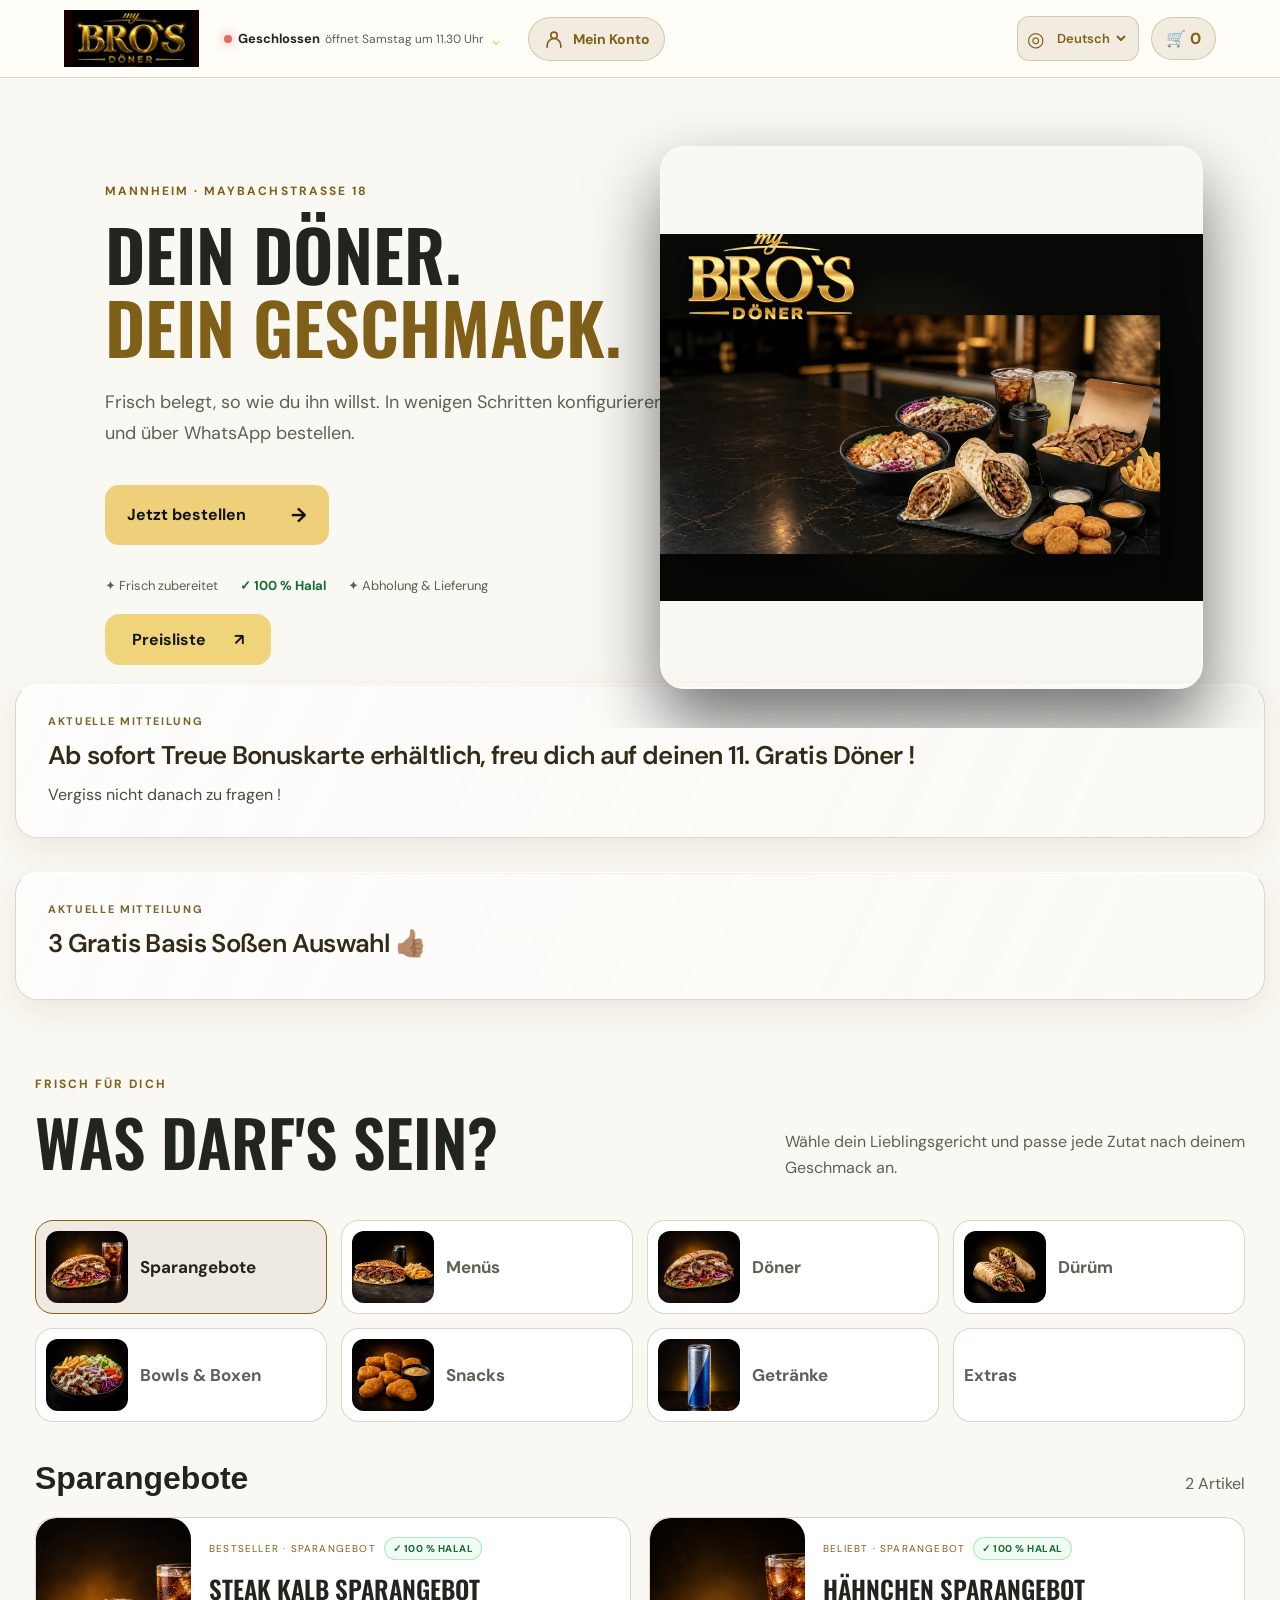
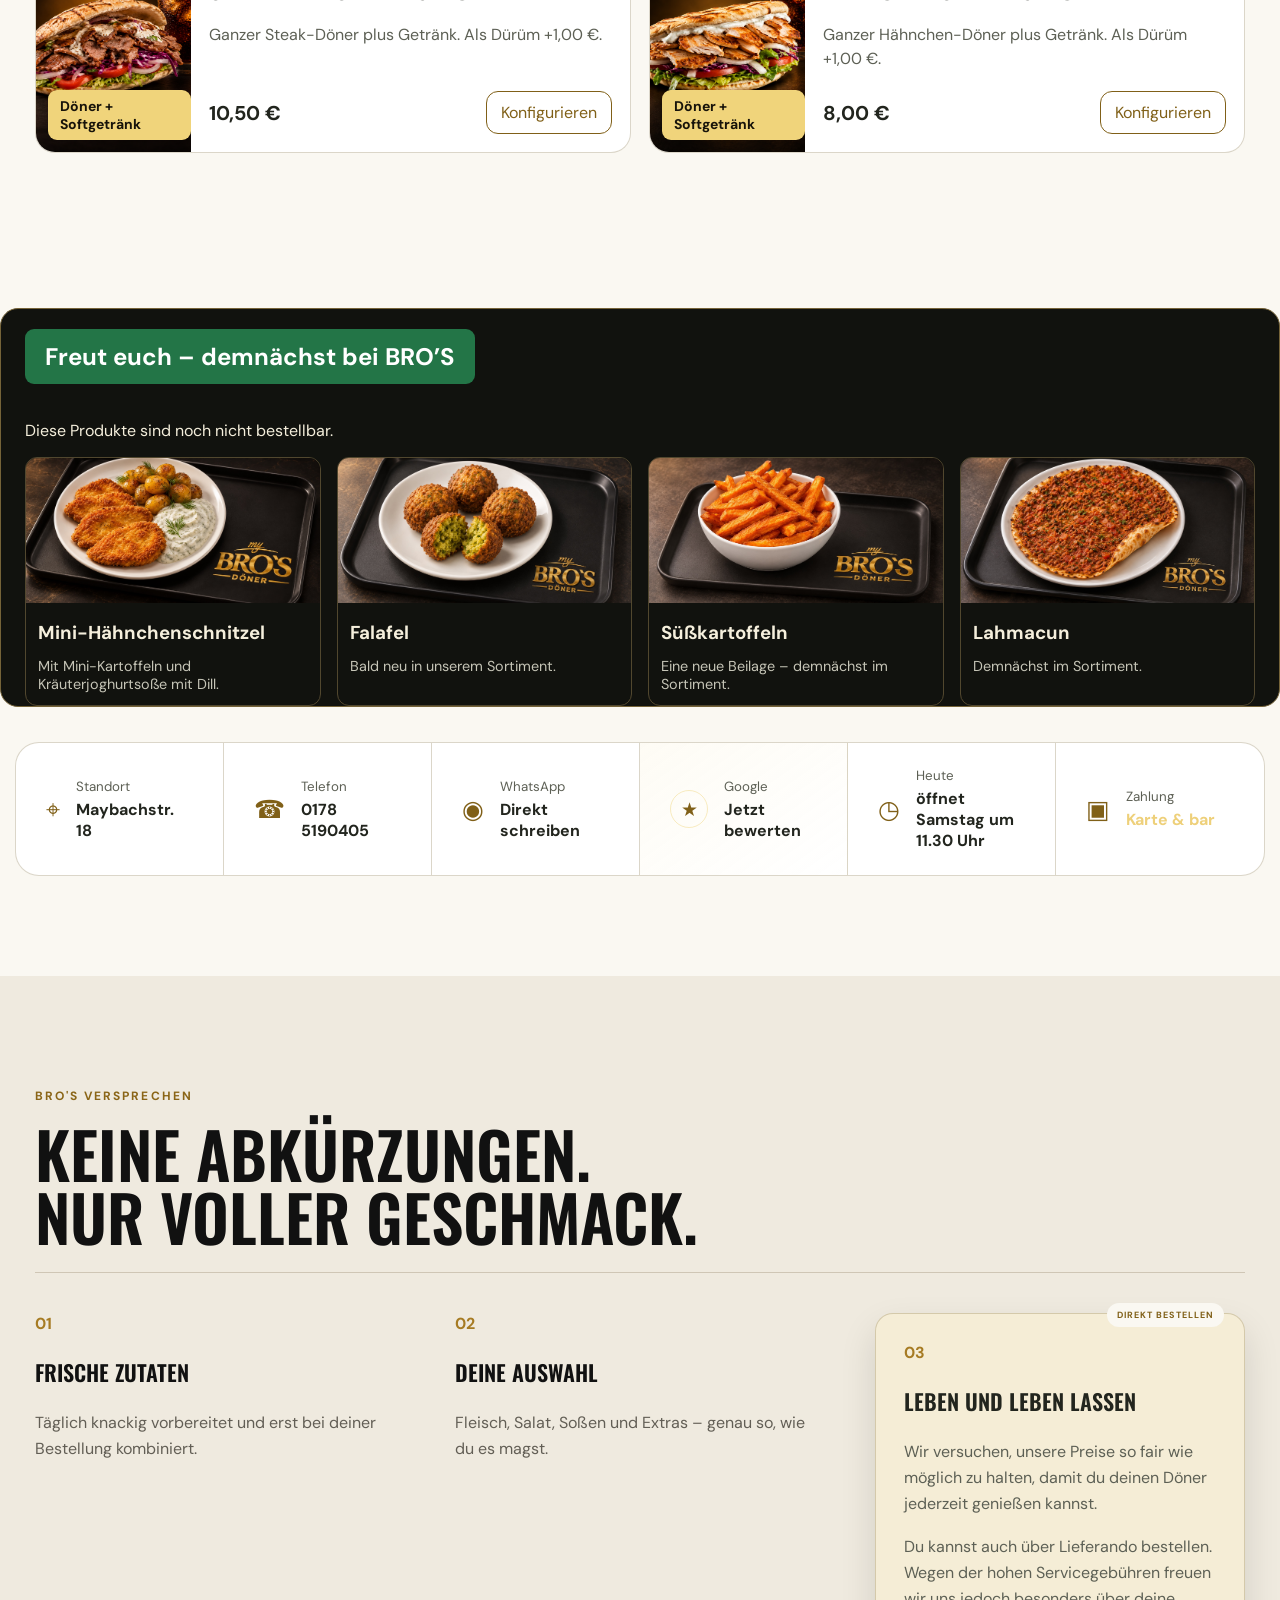
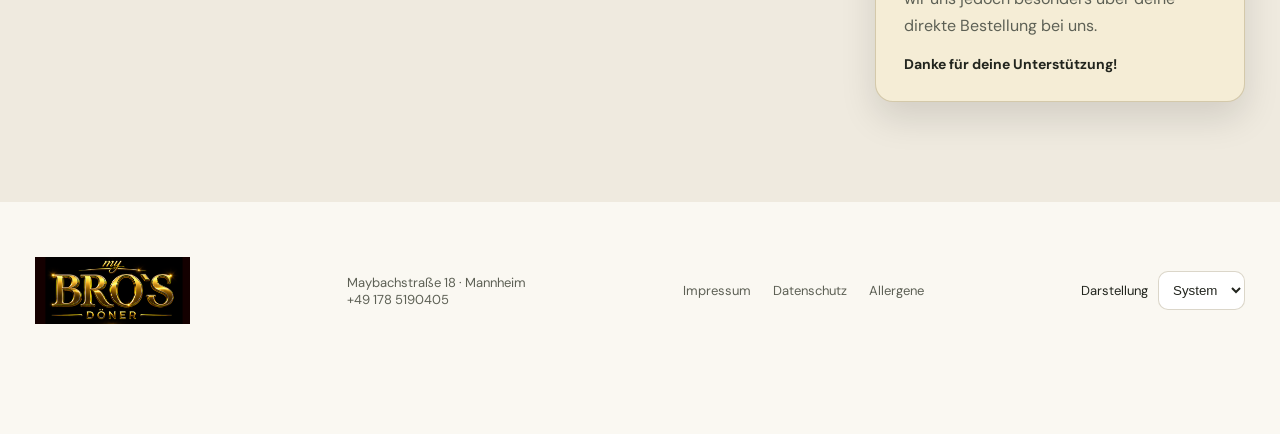
<file: index.html>
<!doctype html>
<html lang="de">
<head>
  <meta charset="utf-8">
  <meta name="viewport" content="width=device-width,initial-scale=1,viewport-fit=cover">
  <meta name="theme-color" content="#080807">
  <title>Bro's Döner – Online bestellen</title>
  <meta name="description" content="Bro's Döner in Mannheim – frisch konfigurieren und bequem per WhatsApp bestellen.">
  
  
  
  <link rel="stylesheet" href="styles.css?v=87c63b9d51af">
  <link rel="stylesheet" href="pricelist.css?v=50c5968fac61">
<link rel="stylesheet" href="i18n.css?v=d91f9b78b7e5"><script src="appearance-shared.js?v=1"></script><link rel="stylesheet" href="website-appearance.css?v=248b47d5e5b7"><link rel="stylesheet" href="fonts-local.css?v=20261111"></head>
<body>
  <header class="topbar">
    <a class="brand" href="#top" aria-label="Bro's Döner Startseite"><img src="assets/logo.png" alt="Bro's Döner"></a>
    <button class="status hours-trigger" id="hoursTrigger" type="button" aria-expanded="false" aria-controls="hoursRoll">
      <span class="status-dot"></span><span class="status-copy"><strong id="openState">Geöffnet</strong><small id="openDetail">bis 21:00</small></span><i>⌄</i>
    </button>
    <a id="brosCustomerLink" class="bros-account-link" href="https://kunden.mybros-doner.de/" aria-label="Mein Konto – anmelden oder Kundenbereich öffnen" title="Mein Konto"><svg width="22" height="22" viewBox="0 0 24 24" fill="none" stroke="currentColor" stroke-width="1.8" stroke-linecap="round" stroke-linejoin="round" aria-hidden="true" focusable="false"><circle cx="12" cy="8" r="3.5"/><path d="M4.5 21v-2a7.5 7.5 0 0 1 15 0v2"/></svg><span>Mein Konto</span></a>
    <button class="icon-button" id="cartTop" aria-label="Warenkorb öffnen">🛒 <b id="cartCount">0</b></button>
  </header>
  <aside class="hours-roll" id="hoursRoll" aria-hidden="true">
    <div class="hours-paper">
      <p class="eyebrow">Bro's Döner Mannheim</p>
      <h2>Öffnungszeiten</h2>
      <div class="hours-row"><span>Montag – Samstag</span><strong>11:30 – 21:00 Uhr</strong></div>
      <div class="hours-row"><span>Sonn- & Feiertage</span><strong>Geschlossen</strong></div>
      <p class="hours-address">Maybachstraße 18, 68169 Mannheim<br><a href="tel:+491785190405">Tel. & WhatsApp: 0178 5190405</a></p>
    </div>
  </aside>

  <main id="top">
    <section class="hero">
      <div class="hero-copy">
        <p class="eyebrow">Mannheim · Maybachstraße 18</p>
        <h1>Dein Döner.<br><em>Dein Geschmack.</em></h1>
        <p class="lead">Frisch belegt, so wie du ihn willst. In wenigen Schritten konfigurieren und über WhatsApp bestellen.</p>
        <a class="primary" href="#speisekarte">Jetzt bestellen <span>→</span></a>
        <div class="trust"><span>✦ Frisch zubereitet</span><span>✓ 100 % Halal</span><span>✦ Abholung & Lieferung</span></div>
      </div>
      <div class="hero-food hero-range"><img class="hero-main" src="assets/hero-original-20261124.jpg" alt="my Bro’s Döner – Dürüm, Bowls, Box, Nuggets, Pommes und Getränke"></div>
    </section>

    <section class="info-strip" aria-label="Schnellinformationen">
      <a href="https://maps.google.com/?q=Maybachstr.+18,+Mannheim" target="_blank" rel="noopener"><span>⌖</span><div><small>Standort</small><strong>Maybachstr. 18</strong></div></a>
      <a href="tel:+491785190405"><span>☎</span><div><small>Telefon</small><strong>0178 5190405</strong></div></a>
      <a href="https://wa.me/491785190405" target="_blank" rel="noopener"><span>◉</span><div><small>WhatsApp</small><strong>Direkt schreiben</strong></div></a>
      <a class="google-review" href="https://www.google.com/maps/search/?api=1&amp;query=My+Bro%27s+D%C3%B6ner%2C+Maybachstra%C3%9Fe+18%2C+68169+Mannheim" target="_blank" rel="noopener" aria-label="Bro's Döner bei Google bewerten"><span aria-hidden="true">★</span><div><small>Google</small><strong>Jetzt bewerten</strong></div></a>
      <button class="info-hours" id="quickHours" type="button"><span>◷</span><div><small>Heute</small><strong>Öffnungszeiten ansehen</strong></div></button>
      <div class="payment-info"><span>▣</span><div><small>Zahlung</small><strong>Karte & bar</strong></div></div>
    </section>

    <section class="menu" id="speisekarte">
      <div class="section-head">
        <div><p class="eyebrow">Frisch für dich</p><h2>Was darf's sein?</h2></div>
        <p>Wähle dein Lieblingsgericht und passe jede Zutat nach deinem Geschmack an.</p>
      </div>
      <nav class="categories" aria-label="Speisekarten-Kategorien"></nav><div id="categoryProducts" class="category-products-heading"><h3 id="categoryTitle">Sparangebote</h3><p id="categoryCount"></p></div>
      <div class="product-grid" id="productGrid"></div>
    </section>

    <section class="quality">
      <div><p class="eyebrow">Bro's Versprechen</p><h2>Keine Abkürzungen.<br>Nur voller Geschmack.</h2></div>
      <div class="quality-grid"><article><b>01</b><h3>Frische Zutaten</h3><p>Täglich knackig vorbereitet und erst bei deiner Bestellung kombiniert.</p></article><article><b>02</b><h3>Deine Auswahl</h3><p>Fleisch, Salat, Soßen und Extras – genau so, wie du es magst.</p></article><article class="direct-order"><b>03</b><h3>Leben und leben lassen</h3><p>Wir versuchen, unsere Preise so fair wie möglich zu halten, damit du deinen Döner jederzeit genießen kannst.</p><p>Du kannst auch über Lieferando bestellen. Wegen der hohen Servicegebühren freuen wir uns jedoch besonders über deine direkte Bestellung bei uns.</p><strong>Danke für deine Unterstützung!</strong></article></div>
    </section>
  </main>

  <footer><img src="assets/logo.png" alt=""><p>Maybachstraße 18 · Mannheim<br><a href="tel:+491785190405">+49 178 5190405</a></p><div><a href="rechtliches.html">Impressum</a><a href="rechtliches.html">Datenschutz</a><a href="allergene.html">Allergene</a></div></footer>

  <button class="floating-cart" id="floatingCart" hidden><span><b id="floatingCount">0</b> Artikel</span><strong id="floatingTotal">0,00 €</strong><i>Warenkorb →</i></button>

  <div class="overlay" id="configOverlay" hidden>
    <section class="sheet config-sheet" role="dialog" aria-modal="true" aria-labelledby="configTitle">
      <div class="sheet-controls"><button type="button" class="sheet-back" data-close="configOverlay">← Zur Speisekarte</button><button class="close" data-close="configOverlay" aria-label="Schließen">×</button></div>
      <div class="sheet-image"><img id="configImage" src="assets/products/kalb-steak.jpg" alt=""></div>
      <div class="sheet-body"><p class="eyebrow">Jetzt zusammenstellen</p><h2 id="configTitle"></h2><p id="configDesc" class="muted"></p><form id="configForm"></form><button class="primary full" id="addToCart" type="button">In den Warenkorb <span id="configPrice"></span></button></div>
    </section>
  </div>

  <div class="overlay" id="cartOverlay" hidden>
    <section class="sheet cart-sheet" role="dialog" aria-modal="true" aria-labelledby="cartTitle">
      <div class="sheet-controls"><button type="button" class="sheet-back" data-close="cartOverlay">← Weiter einkaufen</button><button class="close" data-close="cartOverlay" aria-label="Schließen">×</button></div>
      <div class="sheet-body"><p class="eyebrow">Fast geschafft</p><h2 id="cartTitle">Deine Bestellung</h2><div id="cartItems"></div><div id="serviceFeeRow" hidden><p>Warenwert: <strong id="goodsSubtotal">0,00 €</strong><br>Servicegebühr Lieferung: <strong id="serviceFeeValue">2,00 €</strong></p></div><div class="cart-total"><span>Gesamt</span><strong id="cartTotal">0,00 €</strong></div>
        <div class="fulfilment"><button class="active" data-mode="Abholung">Abholung</button><button data-mode="Lieferung">Lieferung +2,00 €</button></div>
        <p class="order-note">Bei Lieferung berechnen wir 2,00 € Servicegebühr pro Bestellung. Mindestbestellwert: 22,00 € Warenwert ohne Servicegebühr. Bei Abholung entfällt die Gebühr.</p>
        <div class="payment-choice"><p>Zahlungsart</p><div><button class="active" data-payment="Barzahlung">Bar bezahlen</button><button data-payment="Kartenzahlung">Mit Karte bezahlen</button></div><small id="paymentHint">Kartenzahlung ist bei Abholung möglich.</small></div>
        <div class="customer-fields"><label>Name<input autocomplete="name" maxlength="100" id="customerName" placeholder="Dein Name"></label><label>Gewünschte Uhrzeit<input id="customerTime" type="time"></label><label>Telefonnummer<input id="customerPhone" type="tel" autocomplete="tel" maxlength="30" placeholder="Für Rückfragen zur Lieferung"></label><div id="addressLabel" hidden><label>Straße und Hausnummer<input id="customerAddress" autocomplete="street-address" maxlength="150"></label><label>PLZ<input id="customerPostcode" inputmode="numeric" pattern="[0-9]{5}" maxlength="5" autocomplete="postal-code"></label><label>Ort<input id="customerCity" autocomplete="address-level2" maxlength="100"></label></div><label>Anmerkung<textarea id="customerNote" placeholder="Optionaler Hinweis"></textarea></label></div>
        <div class="delivery-note" id="deliveryNote" hidden><span>⌖</span><p><strong>Hinweis zum Liefergebiet</strong>Bei weiter entfernten Lieferadressen kann Bro's Döner eine Bestellung ablehnen. Durch die vielen Baustellen in Mannheim und Ludwigshafen sind manche Fahrten leider nicht effizient möglich. Wir bitten um dein Verständnis.</p></div>
        <div class="fair-order-note">
          <span>♡</span>
          <div><strong>Bitte fair bestellen</strong><p>Bitte gib deine Bestellung nur auf, wenn du sie wirklich abholen oder annehmen möchtest. Unsere Gerichte werden frisch für dich zubereitet und können anschließend oft nicht an andere Gäste verkauft werden – im schlimmsten Fall müssen sie entsorgt werden. Bewusste Spaß- oder Fake-Bestellungen können rechtliche Konsequenzen haben. Bestelle deshalb bitte verantwortungsvoll und mit gutem Gewissen. Vielen Dank für dein Verständnis!</p></div>
        </div>
        <div class="timing-note"><span>⌛</span><p><strong>Hinweis zur gewünschten Uhrzeit</strong>Je nach Betriebsaufkommen kann es zu Verzögerungen kommen. Falls wir deinen angegebenen Zeitraum nicht einhalten können, erhältst du von uns schnellstmöglich eine Rückmeldung.</p></div>
        <p class="order-note">Die Bestellung wird vorbereitet in WhatsApp geöffnet. Sie ist erst nach Bestätigung durch Bro's Döner verbindlich.</p>
        <p class="order-note wa-language-hint">Die Bestellübersicht wird auf Deutsch an WhatsApp übergeben. Eigene Anmerkungen bleiben unverändert.</p><button class="whatsapp" id="sendWhatsapp">Über WhatsApp bestellen <span>↗</span></button>
      </div>
    </section>
  </div>
  <div class="overlay" id="minimumOverlay" hidden>
    <section class="notice-sheet" role="alertdialog" aria-modal="true" aria-labelledby="minimumTitle">
      <button class="close" data-close="minimumOverlay" aria-label="Schließen">×</button><span class="notice-icon">🛵</span><p class="eyebrow">Lieferung</p><h2 id="minimumTitle">Mindestbestellwert nicht erreicht</h2><p>Für Lieferungen gilt ein Mindestbestellwert von <strong>22,00 €</strong>. Bitte ergänze noch Artikel im Wert von <strong id="minimumMissing">0,00 €</strong> oder wähle Abholung.</p><button class="primary full" type="button" data-close="minimumOverlay">Bestellung ergänzen <span>→</span></button>
    </section>
  </div>
  <script src="presentation-style.js?v=f93680a907e5"></script><script src="products.js?v=90fdbf76f8c47862"></script><script src="catalog-sync-config.js?v=2981b4450298"></script><script src="catalog-sync.js?v=ff3162a07ade"></script>
  <script src="hours-config.js?v=37f34323b5f0"></script><script src="combo.js?v=26686386e585"></script><script src="app.js?v=notifications-20261128"></script>
<link rel="stylesheet" href="combo-notice.css?v=9486a4e3e596"><script src="notice-config.js?v=dce6c70ce6b2"></script><script src="notice.js?v=c495015f1f0a"></script><script src="pricelist.js?v=0aa1c9eae65d"></script><script src="i18n.js?v=91441a2a46d8"></script><script src="tv-notices-config.js?v=699da6834d53"></script><script src="assortment-news.js?v=soup-20261118"></script><link rel="stylesheet" href="assortment-news.css?v=66d63f4c5caa"><link rel="stylesheet" href="remember-selection.css?v=account-2"><script src="remember-mapping.js?v=1"></script><script src="remember-selection.js?v=family-2"></script><link rel="stylesheet" href="mobile-header.css?v=1"><script src="cart-reorder.js?v=navigation-2"></script><link rel="stylesheet" href="mobile-dialog.css?v=1"><script src="mobile-dialog.js?v=1"></script><link rel="stylesheet" href="cart-controls.css?v=1"><script src="cart-controls-model.js?v=1"></script><script src="cart-controls.js?v=reward-price-20261127"></script><link rel="stylesheet" href="presentation-style.css?v=8784a817c912"><link rel="stylesheet" href="event-banner.css?v=a58fb924dc41"><script src="event-banner.js?v=353d8c92f1c3"></script><script src="config-start.js?v=aebbd61c52f6"></script><link rel="stylesheet" href="website-tiles.css?v=efa5722eb1f2"><script src="website-tiles.js?v=reward-price-20261127"></script><script src="online-coupon.js?v=quick-20261127"></script><script src="reward-price-model.js?v=1"></script><script src="order-reward.js?v=price-20261127"></script><script src="order-notice.js?v=1"></script></body>
</html>
</file>
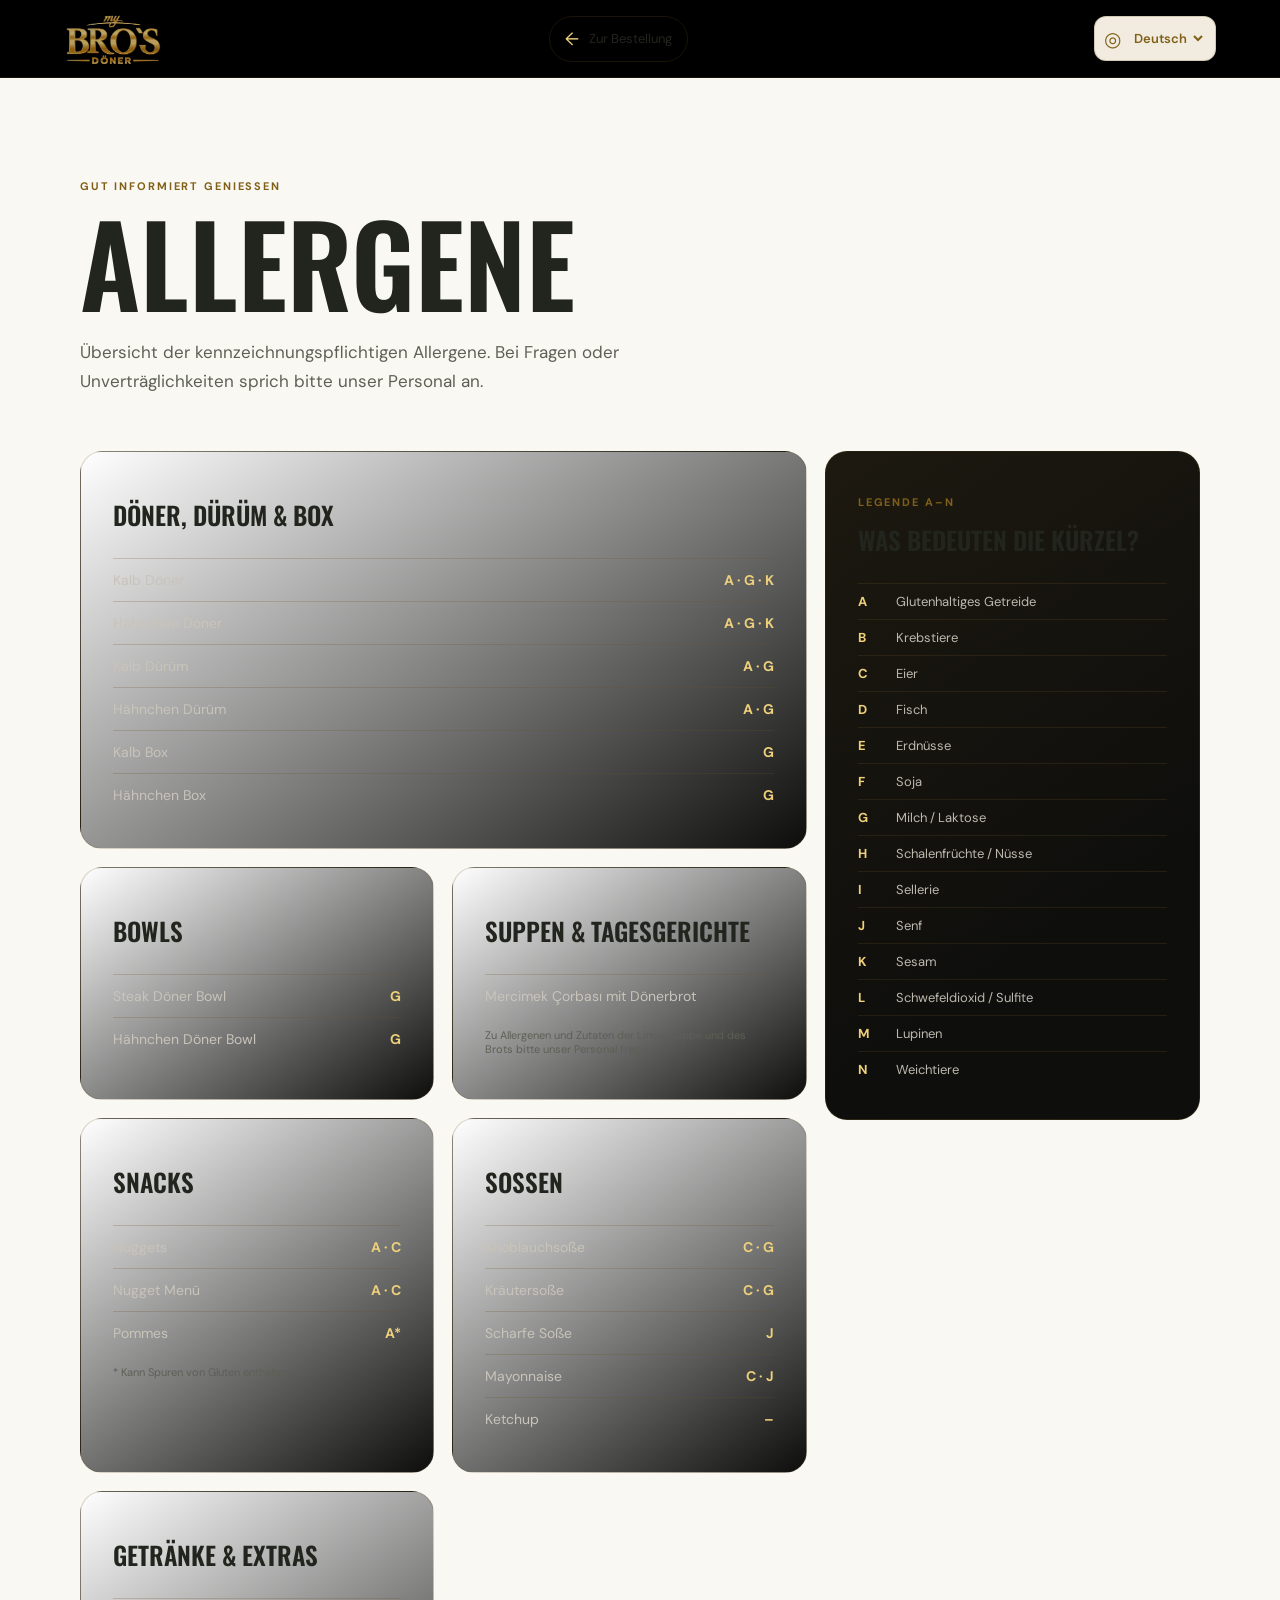
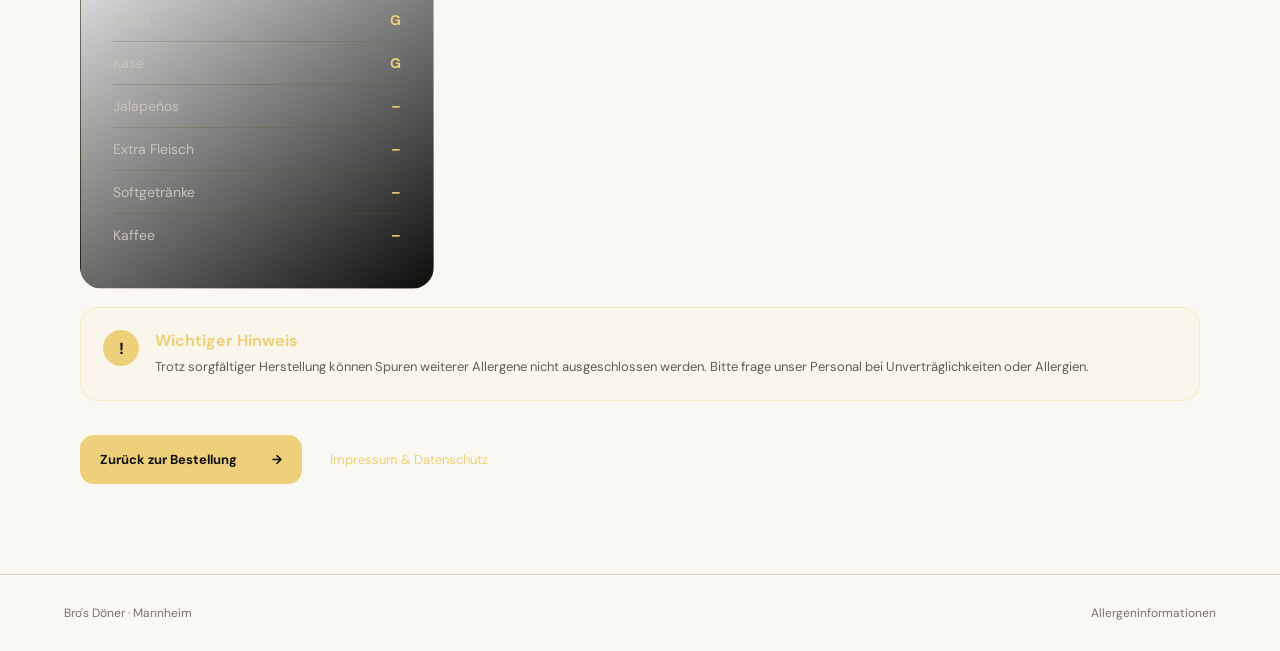
<file: allergene.html>
<!doctype html><html lang="de"><head><meta charset="utf-8"><meta name="viewport" content="width=device-width,initial-scale=1"><meta name="theme-color" content="#090908"><title>Allergene | Bro's Döner</title><link rel="stylesheet" href="legal.css?v=ff5174134e30"><link rel="stylesheet" href="i18n.css?v=d91f9b78b7e5"><script src="appearance-shared.js?v=1"></script><link rel="stylesheet" href="website-appearance.css?v=1"><link rel="stylesheet" href="fonts-local.css?v=20261111"></head><body>
<header class="legal-nav" style="background:#000"><a class="legal-brand" href="index.html"><img src="assets/logo-premium-clean.png" alt="Bro's Döner" style="width:auto;height:58px;filter:brightness(1.38) contrast(1.08)"></a><a class="back" href="index.html"><span>←</span> Zur Bestellung</a></header>
<main class="legal-shell"><section class="legal-hero"><p class="eyebrow">Gut informiert genießen</p><h1>Allergene</h1><p>Übersicht der kennzeichnungspflichtigen Allergene. Bei Fragen oder Unverträglichkeiten sprich bitte unser Personal an.</p></section>
<div class="allergen-layout"><div class="allergen-groups">
<section class="allergen-card"><h2>Döner, Dürüm & Box</h2><div class="item"><span>Kalb Döner</span><b>A · G · K</b></div><div class="item"><span>Hähnchen Döner</span><b>A · G · K</b></div><div class="item"><span>Kalb Dürüm</span><b>A · G</b></div><div class="item"><span>Hähnchen Dürüm</span><b>A · G</b></div><div class="item"><span>Kalb Box</span><b>G</b></div><div class="item"><span>Hähnchen Box</span><b>G</b></div></section>
<section class="allergen-card"><h2>Bowls</h2><div class="item"><span>Steak Döner Bowl</span><b>G</b></div><div class="item"><span>Hähnchen Döner Bowl</span><b>G</b></div></section>
<section class="allergen-card"><h2>Suppen &amp; Tagesgerichte</h2><div class="item"><span>Mercimek Çorbası mit Dönerbrot</span></div><p class="micro">Zu Allergenen und Zutaten der Linsensuppe und des Brots bitte unser Personal fragen.</p></section>
<section class="allergen-card"><h2>Snacks</h2><div class="item"><span>Nuggets</span><b>A · C</b></div><div class="item"><span>Nugget Menü</span><b>A · C</b></div><div class="item"><span>Pommes</span><b>A*</b></div><p class="micro">* Kann Spuren von Gluten enthalten.</p></section>
<section class="allergen-card"><h2>Soßen</h2><div class="item"><span>Knoblauchsoße</span><b>C · G</b></div><div class="item"><span>Kräutersoße</span><b>C · G</b></div><div class="item"><span>Scharfe Soße</span><b>J</b></div><div class="item"><span>Mayonnaise</span><b>C · J</b></div><div class="item"><span>Ketchup</span><b>–</b></div></section>
<section class="allergen-card"><h2>Getränke & Extras</h2><div class="item"><span>Ayran</span><b>G</b></div><div class="item"><span>Käse</span><b>G</b></div><div class="item"><span>Jalapeños</span><b>–</b></div><div class="item"><span>Extra Fleisch</span><b>–</b></div><div class="item"><span>Softgetränke</span><b>–</b></div><div class="item"><span>Kaffee</span><b>–</b></div></section></div>
<aside class="legend-card"><p class="eyebrow">Legende A–N</p><h2>Was bedeuten die Kürzel?</h2><div class="legend-list"><div><b>A</b><span>Glutenhaltiges Getreide</span></div><div><b>B</b><span>Krebstiere</span></div><div><b>C</b><span>Eier</span></div><div><b>D</b><span>Fisch</span></div><div><b>E</b><span>Erdnüsse</span></div><div><b>F</b><span>Soja</span></div><div><b>G</b><span>Milch / Laktose</span></div><div><b>H</b><span>Schalenfrüchte / Nüsse</span></div><div><b>I</b><span>Sellerie</span></div><div><b>J</b><span>Senf</span></div><div><b>K</b><span>Sesam</span></div><div><b>L</b><span>Schwefeldioxid / Sulfite</span></div><div><b>M</b><span>Lupinen</span></div><div><b>N</b><span>Weichtiere</span></div></div></aside></div>
<aside class="notice"><span>!</span><div><strong>Wichtiger Hinweis</strong><p>Trotz sorgfältiger Herstellung können Spuren weiterer Allergene nicht ausgeschlossen werden. Bitte frage unser Personal bei Unverträglichkeiten oder Allergien.</p></div></aside><div class="legal-actions"><a class="primary" href="index.html">Zurück zur Bestellung <span>→</span></a><a href="rechtliches.html">Impressum & Datenschutz</a></div></main><footer class="legal-footer"><span>Bro's Döner · Mannheim</span><span>Allergeninformationen</span></footer><script src="i18n.js?v=b6c09707526e"></script></body></html>
</file>
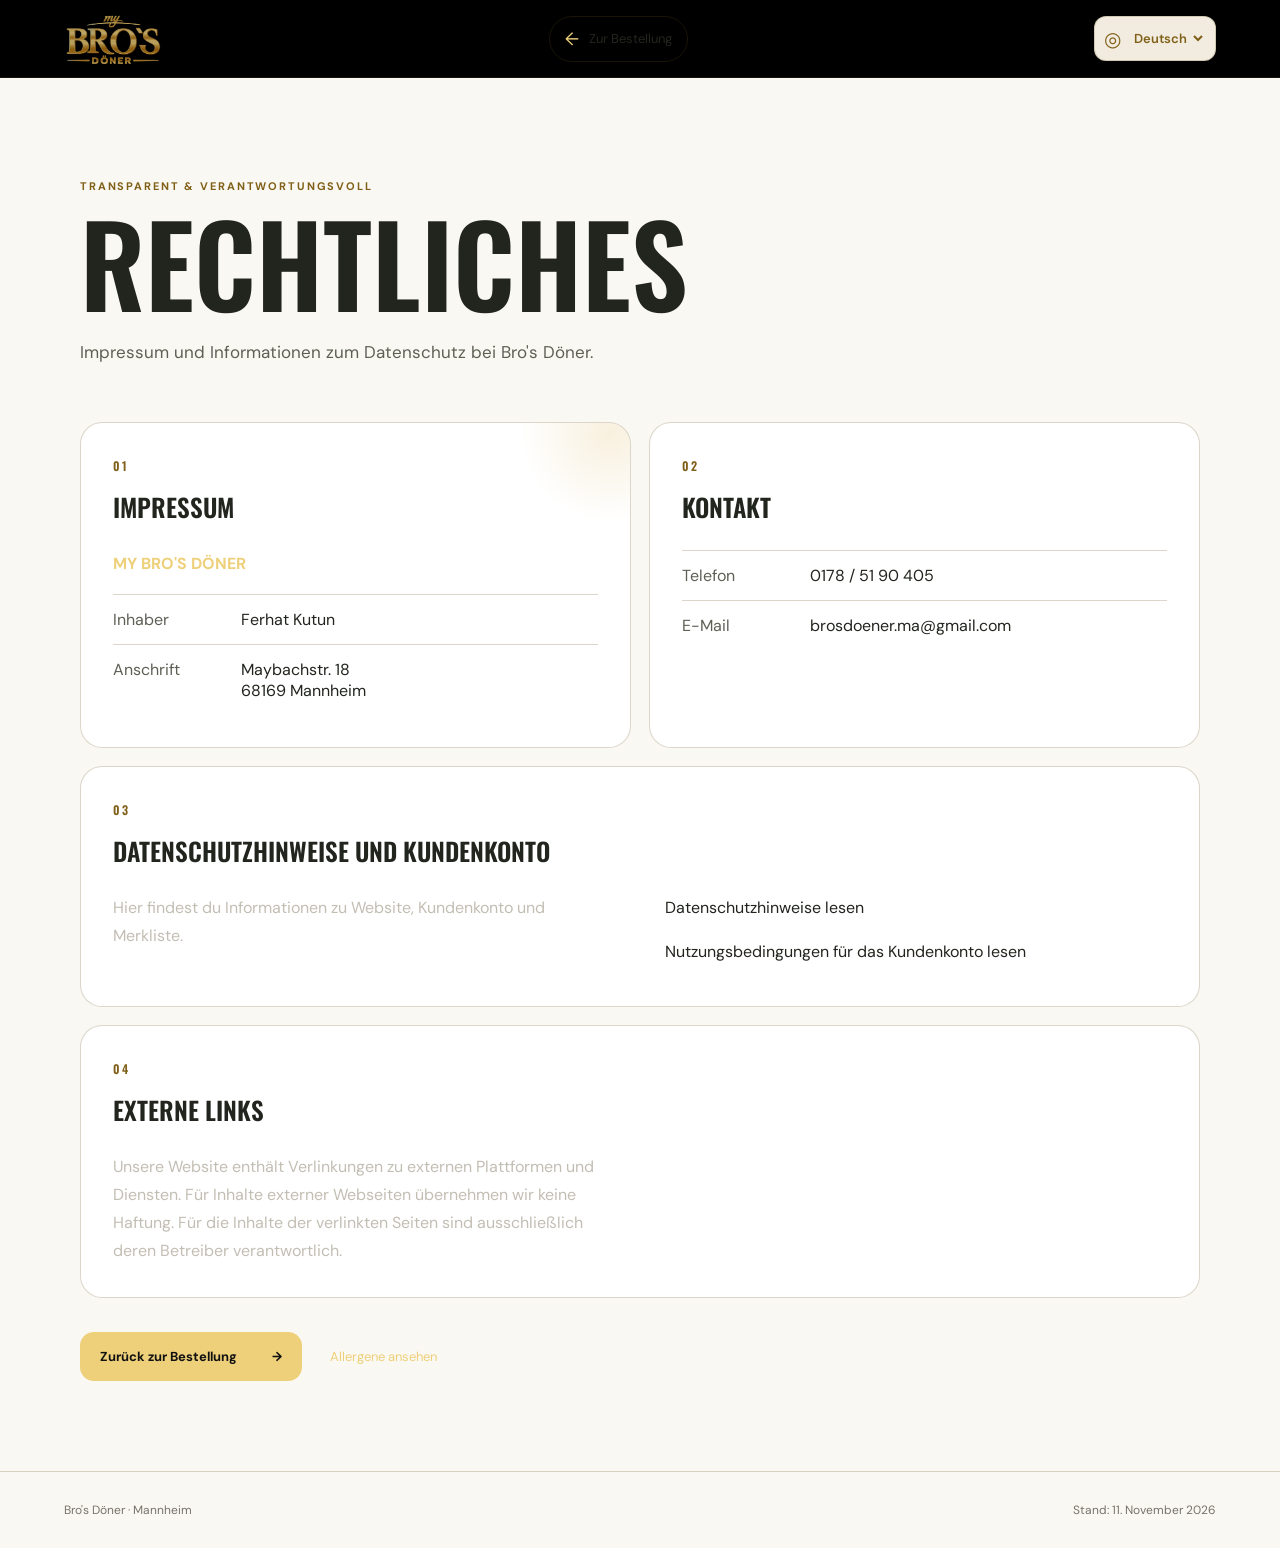
<file: rechtliches.html>
<!doctype html><html lang="de"><head><meta charset="utf-8"><meta name="viewport" content="width=device-width,initial-scale=1"><meta name="theme-color" content="#090908"><meta name="format-detection" content="telephone=no,email=no"><title>Impressum & Datenschutz | Bro's Döner</title><link rel="stylesheet" href="legal.css?v=ff5174134e30"><link rel="stylesheet" href="i18n.css?v=d91f9b78b7e5"><script src="appearance-shared.js?v=1"></script><link rel="stylesheet" href="website-appearance.css?v=1"><link rel="stylesheet" href="fonts-local.css?v=20261111"></head><body>
<header class="legal-nav" style="background:#000"><a class="legal-brand" href="index.html"><img src="assets/logo-premium-clean.png" alt="Bro's Döner" style="width:auto;height:58px;filter:brightness(1.38) contrast(1.08)"></a><a class="back" href="index.html"><span>←</span> Zur Bestellung</a></header>
<main class="legal-shell"><section class="legal-hero"><p class="eyebrow">Transparent & verantwortungsvoll</p><h1>Rechtliches</h1><p>Impressum und Informationen zum Datenschutz bei Bro's Döner.</p></section>
<div class="legal-grid"><article class="legal-card accent"><span class="number">01</span><h2>Impressum</h2><p><strong>MY BRO'S DÖNER</strong></p><dl><div><dt>Inhaber</dt><dd>Ferhat Kutun</dd></div><div><dt>Anschrift</dt><dd>Maybachstr. 18<br>68169 Mannheim</dd></div></dl></article>
<article class="legal-card"><span class="number">02</span><h2>Kontakt</h2><dl><div><dt>Telefon</dt><dd><a href="tel:+491785190405">0178 / 51 90 405</a></dd></div><div><dt>E-Mail</dt><dd><a href="mailto:brosdoener.ma@gmail.com">brosdoener.ma@gmail.com</a></dd></div></dl></article>
<article class="legal-card wide"><span class="number">03</span><h2>Datenschutzhinweise und Kundenkonto</h2><div class="copy"><p>Hier findest du Informationen zu Website, Kundenkonto und Merkliste.</p><p><a href="datenschutz.html">Datenschutzhinweise lesen</a></p><p><a href="nutzungsbedingungen.html">Nutzungsbedingungen für das Kundenkonto lesen</a></p></div></article>
<article class="legal-card wide"><span class="number">04</span><h2>Externe Links</h2><div class="copy"><p>Unsere Website enthält Verlinkungen zu externen Plattformen und Diensten. Für Inhalte externer Webseiten übernehmen wir keine Haftung. Für die Inhalte der verlinkten Seiten sind ausschließlich deren Betreiber verantwortlich.</p></div></article></div>
<div class="legal-actions"><a class="primary" href="index.html">Zurück zur Bestellung <span>→</span></a><a href="allergene.html">Allergene ansehen</a></div></main><footer class="legal-footer"><span>Bro's Döner · Mannheim</span><span>Stand: 11. November 2026</span></footer><script src="i18n.js?v=b6c09707526e"></script></body></html>
</file>
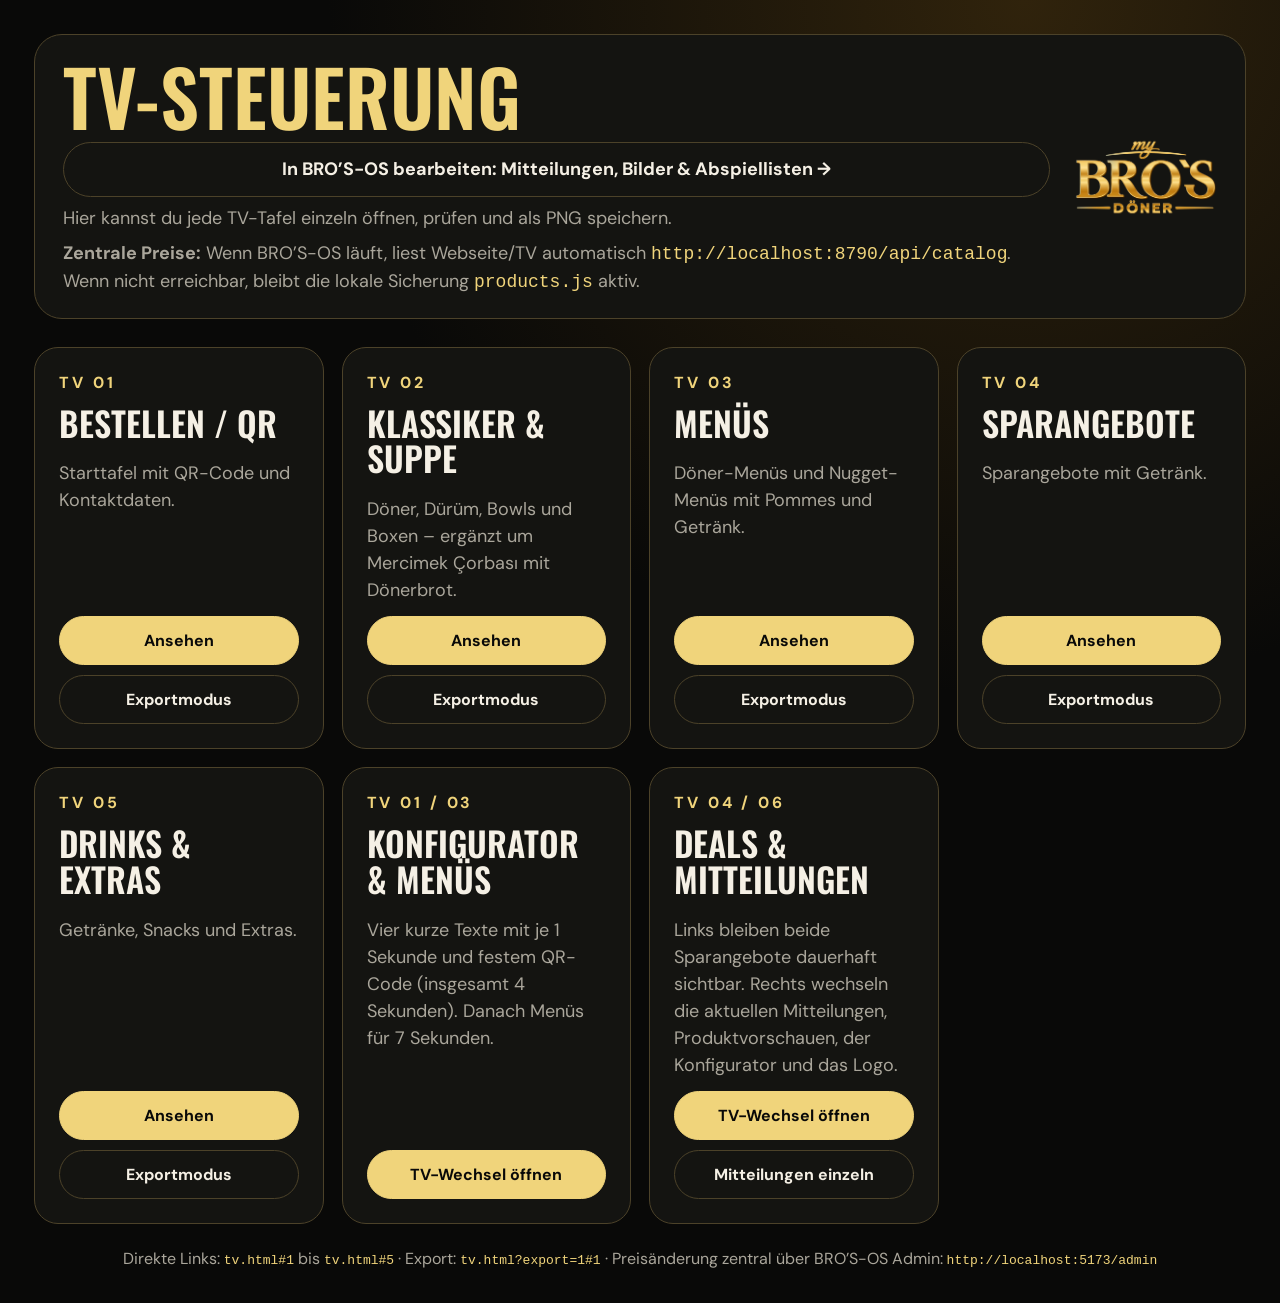
<file: tv-control.html>
<!doctype html>
<html lang="de">
<head>
  <meta charset="utf-8">
  <meta name="viewport" content="width=device-width,initial-scale=1">
  <title>Bro’s · TV-Steuerung</title>
  
  <style>
    :root{--gold:#f0d47b;--cream:#f5f0e5;--muted:#aaa69b;--line:#4c4229}
    *{box-sizing:border-box}
    body{margin:0;min-height:100vh;background:radial-gradient(circle at 80% 0,#30230c 0,transparent 42%),#090908;color:var(--cream);font-family:"DM Sans",Arial,sans-serif;padding:34px}
    header{display:flex;align-items:center;justify-content:space-between;gap:22px;border:1px solid var(--line);border-radius:28px;padding:22px 28px;background:#141411}
    header img{width:155px;height:86px;object-fit:contain;filter:brightness(1.35)}
    h1{font:700 clamp(42px,6vw,82px)/1 Oswald,sans-serif;margin:0;color:var(--gold);text-transform:uppercase}
    p{color:var(--muted);font-size:18px;line-height:1.5;margin:8px 0 0}
    .grid{display:grid;grid-template-columns:repeat(auto-fit,minmax(260px,1fr));gap:18px;margin-top:28px}
    article{border:1px solid var(--line);border-radius:24px;background:#141411;padding:24px;min-height:230px;display:flex;flex-direction:column;gap:12px}
    article span{color:var(--gold);font-weight:900;letter-spacing:.18em;text-transform:uppercase}
    article h2{font:600 34px/1.05 Oswald,sans-serif;margin:0;text-transform:uppercase}
    .actions{display:grid;gap:10px;margin-top:auto}
    a{display:block;text-align:center;text-decoration:none;border-radius:999px;padding:13px 16px;font-weight:900;border:1px solid var(--line);color:var(--cream)}
    a.primary{background:var(--gold);color:#090908;border-color:var(--gold)}
    footer{margin-top:24px;color:var(--muted);text-align:center}
    code{color:var(--gold)}
  </style>
<link rel="stylesheet" href="fonts-local.css?v=20261111"></head>
<body>
  <header>
    <div>
      <h1>TV-Steuerung</h1><p><a href="http://192.168.178.95:5173/admin/tv">In BRO’S-OS bearbeiten: Mitteilungen, Bilder &amp; Abspiellisten →</a></p>
      <p>Hier kannst du jede TV-Tafel einzeln öffnen, prüfen und als PNG speichern.</p>
      <p><strong>Zentrale Preise:</strong> Wenn BRO’S-OS läuft, liest Webseite/TV automatisch <code>http://localhost:8790/api/catalog</code>. Wenn nicht erreichbar, bleibt die lokale Sicherung <code>products.js</code> aktiv.</p>
    </div>
    <img src="assets/logo-premium-clean.png" alt="my Bro’s Döner">
  </header>
  <main class="grid">
    <article>
      <span>TV 01</span>
      <h2>Bestellen / QR</h2>
      <p>Starttafel mit QR-Code und Kontaktdaten.</p>
      <div class="actions"><a class="primary" href="tv.html#1">Ansehen</a><a href="tv.html?export=1#1">Exportmodus</a></div>
    </article>
    <article>
      <span>TV 02</span>
      <h2>Klassiker & Suppe</h2>
      <p>Döner, Dürüm, Bowls und Boxen – ergänzt um Mercimek Çorbası mit Dönerbrot.</p>
      <div class="actions"><a class="primary" href="tv.html#2">Ansehen</a><a href="tv.html?export=1#2">Exportmodus</a></div>
    </article>
    <article>
      <span>TV 03</span>
      <h2>Menüs</h2>
      <p>Döner-Menüs und Nugget-Menüs mit Pommes und Getränk.</p>
      <div class="actions"><a class="primary" href="tv.html#3">Ansehen</a><a href="tv.html?export=1#3">Exportmodus</a></div>
    </article>
    <article>
      <span>TV 04</span>
      <h2>Sparangebote</h2>
      <p>Sparangebote mit Getränk.</p>
      <div class="actions"><a class="primary" href="tv.html#4">Ansehen</a><a href="tv.html?export=1#4">Exportmodus</a></div>
    </article>
    <article>
      <span>TV 05</span>
      <h2>Drinks & Extras</h2>
      <p>Getränke, Snacks und Extras.</p>
      <div class="actions"><a class="primary" href="tv.html#5">Ansehen</a><a href="tv.html?export=1#5">Exportmodus</a></div>
    </article>
    <article><span>TV 01 / 03</span><h2>Konfigurator & Menüs</h2><p>Vier kurze Texte mit je 1 Sekunde und festem QR-Code (insgesamt 4 Sekunden). Danach Menüs für 7 Sekunden.</p><div class="actions"><a class="primary" href="tv.html?loop=order">TV-Wechsel öffnen</a></div></article>
    <article><span>TV 04 / 06</span><h2>Deals & Mitteilungen</h2><p>Links bleiben beide Sparangebote dauerhaft sichtbar. Rechts wechseln die aktuellen Mitteilungen, Produktvorschauen, der Konfigurator und das Logo.</p><div class="actions"><a class="primary" href="tv.html?playlist=tv-deals">TV-Wechsel öffnen</a><a href="tv.html?export=1#6">Mitteilungen einzeln</a></div></article>
  </main>
  <footer>
    Direkte Links: <code>tv.html#1</code> bis <code>tv.html#5</code> · Export: <code>tv.html?export=1#1</code> · Preisänderung zentral über BRO’S-OS Admin: <code>http://localhost:5173/admin</code>
  </footer>
</body>
</html>
</file>
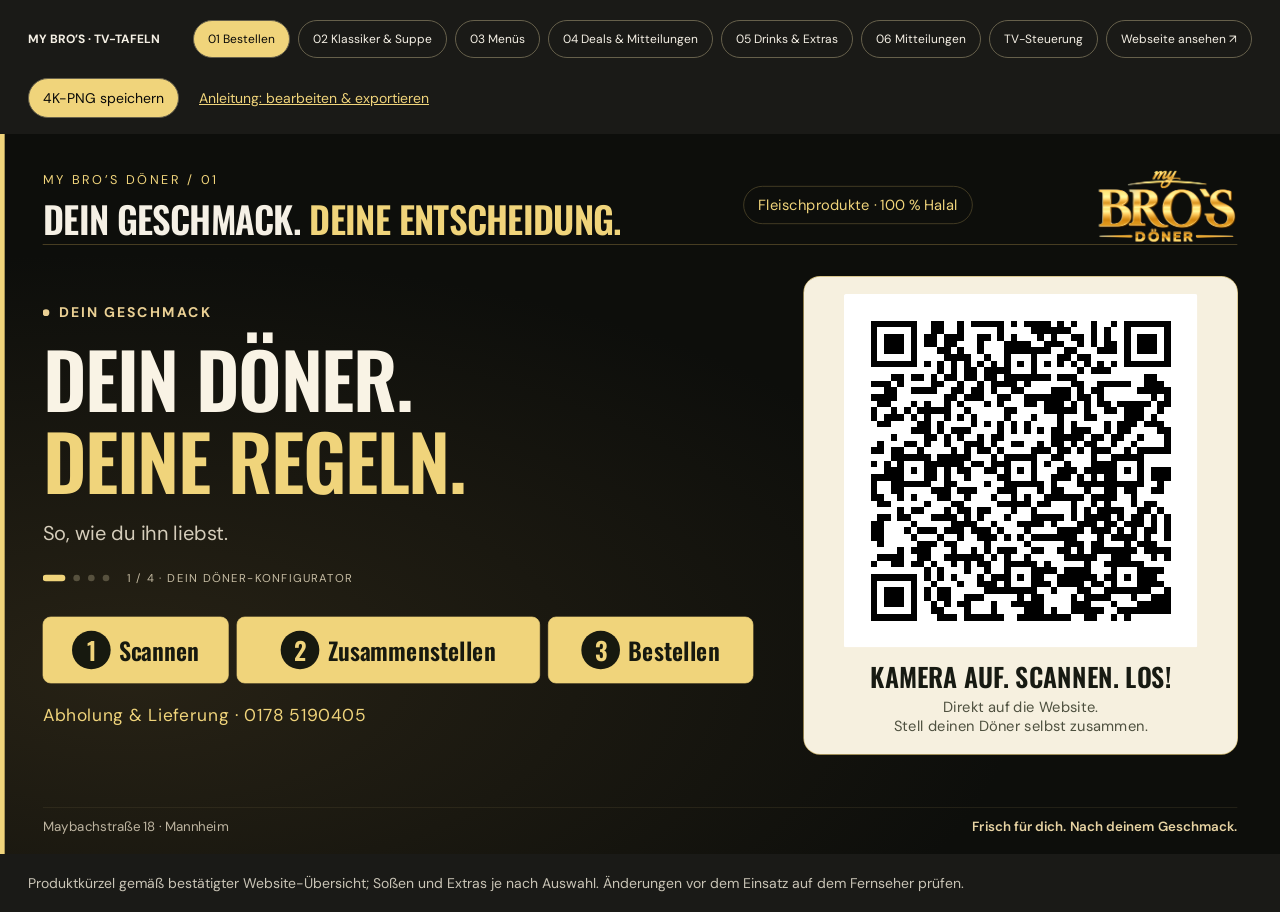
<file: tv.html>
<!doctype html><html lang="de"><head><meta charset="utf-8"><meta name="viewport" content="width=device-width,initial-scale=1"><title>Bro’s · TV-Tafeln</title><link rel="stylesheet" href="tv.css?v=fe4e484c3e17"><link rel="stylesheet" href="fonts-local.css?v=20261111"></head><body>
<nav aria-label="TV-Tafeln"><strong>MY BRO’S · TV-TAFELN</strong><div><button data-board="0">01 Bestellen</button><button data-board="1">02 Klassiker & Suppe</button><button data-board="2">03 Menüs</button><button data-board="3">04 Deals & Mitteilungen</button><button data-board="4">05 Drinks & Extras</button><button data-board="5">06 Mitteilungen</button><a href="tv-control.html">TV-Steuerung</a><a href="index.html">Webseite ansehen ↗</a></div></nav>
<div class="export-controls"><button id="exportPng">4K-PNG speichern</button><a href="TV-ANLEITUNG.md">Anleitung: bearbeiten & exportieren</a><span id="exportStatus" role="status"></span></div>
<main id="stage"><section id="board" class="board"></section></main><aside>Produktkürzel gemäß bestätigter Website-Übersicht; Soßen und Extras je nach Auswahl. Änderungen vor dem Einsatz auf dem Fernseher prüfen.</aside>
<script src="presentation-style.js?v=f93680a907e5"></script><script src="products.js?v=90fdbf76f8c47862"></script><script src="catalog-sync-config.js?v=2981b4450298"></script><script src="catalog-sync.js?v=ff3162a07ade"></script><script src="combo.js?v=26686386e585"></script><script src="hours-config.js?v=65a26baa7c48"></script><script src="notice-config.js?v=85a36b85e70c"></script><script src="tv-notices-config.js?v=699da6834d53"></script><script src="tv.js?v=10d8a4257683"></script><script src="assets/vendor/html2canvas.min.js"></script><script src="tv-export.js?v=8955342ca038"></script><link rel="stylesheet" href="tv-allergens.css?v=db86333dd848"><link rel="stylesheet" href="tv-custom.css?v=cc166824cc27"><link rel="stylesheet" href="combo-notice.css?v=02608b69d477"><link rel="stylesheet" href="tv-promotion.css?v=7b7458d5a00e"><link rel="stylesheet" href="presentation-style.css?v=8784a817c912"></body></html>
</file>
<file: styles.css>
:root{--bg:#090908;--surface:#121210;--surface2:#1a1916;--gold:#d9ad4a;--gold2:#f0d47b;--cream:#f5f0e5;--muted:#a6a198;--line:rgba(240,212,123,.18);--green:#25d366}*{box-sizing:border-box}html{scroll-behavior:smooth}body{margin:0;background:var(--bg);color:var(--cream);font-family:'DM Sans',sans-serif}button,input,textarea{font:inherit}.topbar{height:78px;display:flex;align-items:center;justify-content:space-between;padding:10px clamp(18px,5vw,70px);position:sticky;top:0;z-index:20;background:rgba(9,9,8,.88);backdrop-filter:blur(18px);border-bottom:1px solid var(--line)}.brand img{width:150px;display:block}.status{font-size:13px;color:var(--muted);display:flex;align-items:center;gap:6px}.status span{width:8px;height:8px;border-radius:50%;background:#4bd477;box-shadow:0 0 12px #4bd477}.status strong{color:#fff}.icon-button{background:var(--surface2);color:#fff;border:1px solid var(--line);border-radius:99px;padding:10px 14px;cursor:pointer}.icon-button b{color:var(--gold2)}.hero{min-height:680px;max-width:1400px;margin:auto;padding:70px clamp(20px,6vw,90px);display:grid;grid-template-columns:1fr 1fr;align-items:center;overflow:hidden}.hero-copy{position:relative;z-index:2}.eyebrow{text-transform:uppercase;letter-spacing:.17em;color:var(--gold);font-size:12px;font-weight:700}.hero h1,.section-head h2,.quality h2,.sheet h2{font-family:Oswald,sans-serif;text-transform:uppercase;line-height:.98;margin:18px 0 24px}.hero h1{font-size:clamp(54px,7vw,104px)}.hero h1 em{font-style:normal;color:var(--gold2)}.lead{max-width:570px;color:#bbb6ac;font-size:18px;line-height:1.7}.primary{display:inline-flex;align-items:center;justify-content:space-between;gap:45px;background:var(--gold2);color:#111;text-decoration:none;border:0;border-radius:4px;padding:17px 22px;font-weight:700;margin-top:18px;cursor:pointer}.primary span{font-size:20px}.trust{display:flex;gap:22px;margin-top:32px;color:#aaa49b;font-size:13px}.hero-food{position:relative;display:grid;place-items:center}.hero-food img{width:min(700px,120%);position:relative;z-index:2;filter:drop-shadow(0 35px 45px rgba(0,0,0,.65))}.glow{position:absolute;width:430px;height:430px;border-radius:50%;background:radial-gradient(circle,rgba(217,173,74,.28),transparent 67%)}.info-strip{max-width:1250px;margin:0 auto 100px;border:1px solid var(--line);background:var(--surface);display:grid;grid-template-columns:repeat(3,1fr)}.info-strip>a,.info-strip>div{padding:24px 30px;display:flex;gap:16px;align-items:center;color:inherit;text-decoration:none;border-right:1px solid var(--line)}.info-strip>*:last-child{border:0}.info-strip>*>span{color:var(--gold);font-size:25px}.info-strip small{display:block;color:var(--muted);margin-bottom:4px}.menu{max-width:1250px;margin:auto;padding:0 20px 120px}.section-head{display:flex;justify-content:space-between;align-items:end;gap:40px}.section-head h2,.quality h2,.sheet h2{font-size:clamp(38px,5vw,64px)}.section-head>p{color:var(--muted);max-width:460px;line-height:1.6}.categories{display:flex;overflow:auto;gap:8px;padding:30px 0 24px;scrollbar-width:none}.categories button,.fulfilment button{white-space:nowrap;border:1px solid var(--line);color:#c7c2b8;background:transparent;padding:11px 18px;border-radius:99px;cursor:pointer}.categories button.active,.fulfilment button.active{background:var(--gold2);border-color:var(--gold2);color:#111;font-weight:700}.product-grid{display:grid;grid-template-columns:repeat(3,1fr);gap:18px}.product{background:var(--surface);border:1px solid transparent;overflow:hidden;transition:.2s}.product:hover{transform:translateY(-4px);border-color:var(--line)}.product.visual .product-image{display:block}.product-image{height:230px;background:radial-gradient(circle at 50% 70%,#4b3d1d,#17140d 47%,#0d0d0b 75%);display:none;overflow:hidden}.product-image img{width:100%;height:100%;object-fit:cover}.product-body{padding:24px}.product-tag{color:var(--gold);text-transform:uppercase;letter-spacing:.12em;font-size:10px}.product h3{font-family:Oswald,sans-serif;text-transform:uppercase;font-size:25px;margin:10px 0}.product p{color:var(--muted);line-height:1.5;min-height:48px}.product-footer{display:flex;justify-content:space-between;align-items:center;margin-top:20px}.product-footer strong{font-size:20px}.product-footer button{border:1px solid var(--gold);color:var(--gold2);background:transparent;padding:10px 15px;cursor:pointer}.quality{background:#efeadf;color:#111;padding:100px max(20px,calc((100vw - 1210px)/2))}.quality .eyebrow{color:#8a6517}.quality-grid{display:grid;grid-template-columns:repeat(3,1fr);gap:50px;border-top:1px solid #cfc6b5;padding-top:40px}.quality article b{color:#a67b23}.quality article h3{text-transform:uppercase;font-family:Oswald,sans-serif;font-size:22px}.quality article p{color:#625e55;line-height:1.65}footer{max-width:1250px;margin:auto;padding:55px 20px 110px;display:flex;justify-content:space-between;align-items:center;color:var(--muted);font-size:13px}footer img{width:155px}footer a{color:inherit;text-decoration:none}footer>div{display:flex;gap:22px}.floating-cart{position:fixed;z-index:30;left:50%;bottom:20px;transform:translateX(-50%);width:min(560px,calc(100% - 24px));border:0;border-radius:8px;background:var(--gold2);color:#111;padding:17px 20px;display:flex;justify-content:space-between;align-items:center;box-shadow:0 18px 50px rgba(0,0,0,.55);cursor:pointer;font-weight:700}.floating-cart[hidden]{display:none}.floating-cart i{font-style:normal}.overlay{position:fixed;z-index:50;inset:0;background:rgba(0,0,0,.78);backdrop-filter:blur(8px);display:grid;place-items:end center}.overlay[hidden]{display:none}.sheet{background:var(--surface);width:min(680px,100%);max-height:92vh;overflow:auto;position:relative;border:1px solid var(--line);border-bottom:0;border-radius:18px 18px 0 0}.close{position:absolute;right:16px;top:16px;z-index:3;width:42px;height:42px;border-radius:50%;border:1px solid var(--line);background:rgba(0,0,0,.65);color:#fff;font-size:26px;cursor:pointer}.sheet-image{height:210px;background:radial-gradient(circle,#59471f,#15130d 65%);overflow:hidden}.sheet-image img{width:100%;height:100%;object-fit:cover}.sheet-body{padding:32px}.sheet h2{font-size:42px}.muted,.order-note{color:var(--muted);line-height:1.5}.option-group{border-top:1px solid var(--line);padding:22px 0}.option-group h3{font-size:14px;margin:0 0 14px}.chips{display:flex;flex-wrap:wrap;gap:9px}.chip input{position:absolute;opacity:0}.chip span{display:block;padding:10px 13px;border:1px solid #36342f;border-radius:4px;color:#c8c3b8;cursor:pointer}.chip input:checked+span{background:rgba(240,212,123,.12);border-color:var(--gold);color:var(--gold2)}.full{width:100%;margin-top:6px}.cart-item{display:grid;grid-template-columns:1fr auto auto;gap:12px;border-bottom:1px solid var(--line);padding:18px 0}.cart-item small{display:block;color:var(--muted);margin-top:5px}.remove{color:#db8e7c;background:transparent;border:0;cursor:pointer}.cart-total{display:flex;justify-content:space-between;font-size:22px;padding:24px 0}.fulfilment{display:grid;grid-template-columns:1fr 1fr;gap:8px;margin-bottom:24px}.customer-fields{display:grid;grid-template-columns:1fr 1fr;gap:14px}.customer-fields label{font-size:12px;color:var(--muted)}.customer-fields label:nth-last-child(-n+2){grid-column:1/-1}.customer-fields input,.customer-fields textarea{width:100%;margin-top:7px;background:#0a0a09;border:1px solid #33312c;border-radius:4px;color:#fff;padding:13px}.customer-fields textarea{resize:vertical;min-height:70px}.order-note{font-size:11px}.whatsapp{width:100%;border:0;border-radius:5px;padding:17px 20px;background:var(--green);color:#07180d;font-weight:700;font-size:16px;display:flex;justify-content:space-between;cursor:pointer}.empty{text-align:center;color:var(--muted);padding:45px 10px}
@media(max-width:850px){.hero{grid-template-columns:1fr;padding-top:55px;min-height:auto}.hero-food{margin:25px -20px 0}.hero-food img{width:115%}.info-strip{margin:0 20px 80px}.product-grid{grid-template-columns:repeat(2,1fr)}.quality-grid{grid-template-columns:1fr;gap:20px}.section-head{align-items:start;flex-direction:column}.status{display:none}}
@media(max-width:560px){.topbar{height:68px}.brand img{width:120px}.hero h1{font-size:52px}.lead{font-size:16px}.trust{flex-direction:column;gap:7px}.info-strip{grid-template-columns:1fr}.info-strip>a,.info-strip>div{border-right:0;border-bottom:1px solid var(--line);padding:17px 20px}.product-grid{grid-template-columns:1fr}.product-image{height:210px}.product p{min-height:0}.quality{padding-top:70px;padding-bottom:70px}footer{align-items:flex-start;flex-direction:column;gap:25px}.sheet-body{padding:25px 20px}.customer-fields{grid-template-columns:1fr}.customer-fields label{grid-column:1/-1}.floating-cart i{display:none}}
.hero-food img{width:min(640px,112%);aspect-ratio:1;object-fit:cover;mix-blend-mode:screen;border-radius:36px}.product-image img{transition:transform .45s ease}.product:hover .product-image img{transform:scale(1.035)}
.info-strip{grid-template-columns:repeat(6,1fr);border-radius:24px;overflow:hidden}.google-review{background:linear-gradient(145deg,rgba(240,212,123,.08),transparent)}.google-review>span{display:grid;place-items:center;width:38px;height:38px;flex:0 0 38px;border:1px solid rgba(240,212,123,.45);border-radius:50%;font-size:19px!important}.product{border-radius:22px}.product-image{border-radius:21px 21px 0 0}.primary,.product-footer button,.whatsapp{border-radius:14px}.sheet-image{border-radius:18px 18px 0 0}.customer-fields input,.customer-fields textarea{border-radius:12px}
@media(max-width:850px){.info-strip{grid-template-columns:repeat(2,1fr)}.info-strip>*:nth-child(2){border-right:0}.info-strip>*:nth-child(-n+2){border-bottom:1px solid var(--line)}}
@media(max-width:560px){.hero-food img{border-radius:24px}.info-strip{grid-template-columns:1fr}.info-strip>a,.info-strip>div{border-right:0!important;border-bottom:1px solid var(--line)}.info-strip>*:last-child{border-bottom:0}.product{border-radius:18px}.product-image{border-radius:17px 17px 0 0}}
.payment-info strong{color:var(--gold2)}.payment-choice{border-top:1px solid var(--line);border-bottom:1px solid var(--line);padding:20px 0;margin-bottom:24px}.payment-choice p{font-weight:700;margin:0 0 12px}.payment-choice>div{display:grid;grid-template-columns:1fr 1fr;gap:8px}.payment-choice button{border:1px solid var(--line);color:#c7c2b8;background:transparent;padding:12px;border-radius:99px;cursor:pointer}.payment-choice button.active{background:var(--gold2);border-color:var(--gold2);color:#111;font-weight:700}.payment-choice small{display:block;color:var(--muted);margin-top:10px}
.fair-order-note{display:flex;align-items:flex-start;gap:13px;margin:22px 0 14px;padding:16px;border:1px solid rgba(240,212,123,.3);border-radius:14px;background:rgba(240,212,123,.055)}.fair-order-note>span{display:grid;place-items:center;flex:0 0 30px;width:30px;height:30px;border-radius:50%;background:rgba(240,212,123,.12);color:var(--gold2);font-size:17px}.fair-order-note strong{display:block;color:var(--gold2);font-size:14px;margin:3px 0 7px}.fair-order-note p{color:#bcb6aa;font-size:12px;line-height:1.55;margin:0}
.symbol-image{display:grid!important;place-items:center;background:radial-gradient(circle at 50% 55%,rgba(240,212,123,.18),rgba(217,173,74,.055) 38%,#0d0d0b 72%)}.symbol-image span{display:grid;place-items:center;width:108px;height:108px;border:1px solid rgba(240,212,123,.42);border-radius:50%;color:var(--gold2);font-family:Oswald,sans-serif;font-size:54px;filter:drop-shadow(0 0 20px rgba(217,173,74,.25))}
.categories .offer-tab{border-color:rgba(240,212,123,.58);color:var(--gold2)}
.hours-trigger{border:0;background:transparent;cursor:pointer;padding:9px 13px;border-radius:99px;transition:background .25s,transform .25s}.hours-trigger:hover,.hours-trigger[aria-expanded="true"]{background:rgba(240,212,123,.09);transform:translateY(-1px)}.hours-trigger .status-dot{flex:0 0 8px}.status-copy{display:flex;align-items:baseline;gap:5px}.status-copy small{font-size:12px}.hours-trigger i{font-style:normal;color:var(--gold2);font-size:17px;transition:transform .45s cubic-bezier(.2,.8,.2,1)}.hours-trigger[aria-expanded="true"] i{transform:rotate(180deg)}.hours-trigger.is-closed .status-dot{background:#e06d5f;box-shadow:0 0 12px rgba(224,109,95,.8)}
.hours-roll{position:fixed;z-index:19;top:86px;left:50%;width:min(560px,calc(100% - 28px));transform:translateX(-50%) translateY(-10px);pointer-events:none;opacity:0;transition:opacity .22s ease,transform .22s ease}.hours-roll.open{pointer-events:auto;opacity:1;transform:translateX(-50%) translateY(0)}.hours-paper{position:relative;background:linear-gradient(145deg,rgba(18,18,16,.98),rgba(11,11,10,.98));border:1px solid rgba(240,212,123,.24);padding:28px 30px 26px;box-shadow:0 28px 70px rgba(0,0,0,.62),inset 0 1px 0 rgba(255,255,255,.04);border-radius:24px}.hours-paper:before{content:"";position:absolute;top:-8px;left:50%;width:16px;height:16px;transform:translateX(-50%) rotate(45deg);background:#12110f;border-left:1px solid rgba(240,212,123,.24);border-top:1px solid rgba(240,212,123,.24)}.hours-paper h2{font-family:Oswald,sans-serif;text-transform:uppercase;font-size:34px;margin:8px 0 22px}.hours-row{display:flex;justify-content:space-between;gap:20px;padding:14px 0;border-top:1px solid var(--line);font-size:14px}.hours-row span{color:var(--muted)}.hours-row strong{color:var(--gold2);text-align:right}.hours-address{color:var(--muted);font-size:12px;line-height:1.7;margin:20px 0 0}.hours-address a{color:var(--cream);text-decoration:none}.roll-bar{display:none}
@media(max-width:850px){.hours-trigger.status{display:flex}.hours-roll{top:76px}}
@media(max-width:560px){.hours-trigger{padding:7px 8px}.status-copy{display:block;text-align:left}.status-copy strong,.status-copy small{display:block;font-size:10px;line-height:1.25}.hours-trigger i{font-size:13px}.hours-paper{padding:28px 20px 24px}.hours-row{flex-direction:column;gap:5px}.hours-row strong{text-align:left}}
@media(prefers-reduced-motion:reduce){.hours-roll,.hours-trigger i{transition-duration:.01ms}}
.hours-trigger .status-copy{width:auto;height:auto;border-radius:0;background:none;box-shadow:none}
.hours-special-note{margin:18px 0 0;padding:14px 15px;border-radius:14px;border:1px solid rgba(240,212,123,.35);background:rgba(240,212,123,.08);color:#d7d0c0;font-size:13px;line-height:1.5}.hours-special-note strong{color:var(--gold2);font-size:15px}
.option-heading{display:flex;align-items:center;justify-content:space-between;gap:15px;margin-bottom:14px}.option-heading h3{margin:0}.select-all{border:1px solid var(--gold);border-radius:99px;background:rgba(240,212,123,.1);color:var(--gold2);padding:8px 13px;font-size:12px;font-weight:700;cursor:pointer}.option-group h3 small{color:var(--muted);font-weight:400}.option-group h3 .free-sauce{display:inline-block;color:#111;background:var(--gold2);border-radius:999px;padding:2px 8px;margin-left:5px;font-weight:900}.option-hint{margin:10px 0 0;color:var(--muted);font-size:11px}
.timing-note{display:flex;align-items:flex-start;gap:12px;margin:14px 0;padding:14px 15px;border-radius:12px;background:rgba(255,255,255,.045);border:1px solid var(--line)}.timing-note>span{color:var(--gold2);font-size:18px}.timing-note p{margin:0;color:#bcb6aa;font-size:12px;line-height:1.55}.timing-note strong{display:block;color:var(--cream);margin-bottom:4px}
.delivery-note{display:flex;align-items:flex-start;gap:12px;margin:18px 0 14px;padding:14px 15px;border-radius:12px;background:rgba(217,173,74,.06);border:1px solid var(--line)}.delivery-note>span{color:var(--gold2);font-size:19px}.delivery-note p{margin:0;color:#bcb6aa;font-size:12px;line-height:1.55}.delivery-note strong{display:block;color:var(--cream);margin-bottom:4px}.notice-sheet{position:relative;width:min(480px,calc(100% - 28px));margin:auto;background:linear-gradient(145deg,#19170f,#10100e);border:1px solid rgba(240,212,123,.32);border-radius:22px;padding:36px;box-shadow:0 30px 90px #000}.notice-sheet h2{font:600 32px/1.05 Oswald,sans-serif;text-transform:uppercase;margin:10px 0 18px}.notice-sheet>p:not(.eyebrow){color:#c3beb4;line-height:1.65}.notice-sheet strong{color:var(--gold2)}.notice-icon{display:grid;place-items:center;width:54px;height:54px;border-radius:50%;background:rgba(240,212,123,.11);font-size:26px}.whatsapp.minimum-blocked{background:#77736c;color:#1b1a17}.product-footer strong small{display:block;color:var(--muted);font-size:10px;font-weight:500;margin-top:3px}
.info-hours{appearance:none;background:transparent;border:0;border-right:1px solid var(--line);color:inherit;text-align:left;cursor:pointer;padding:24px 30px;display:flex;gap:16px;align-items:center}.info-hours>span:first-child{color:var(--gold);font-size:25px}.info-hours>div{display:block}.info-hours small{display:block;color:var(--muted);margin-bottom:4px}.info-hours strong{color:var(--cream);font-size:inherit;line-height:normal}
@media(max-width:560px){body{font-size:17px}.status-copy strong{font-size:14px!important}.status-copy small{font-size:12px!important}.hours-trigger{padding:9px 11px}.categories button,.fulfilment button{font-size:15px;padding:12px 17px}.product-tag{font-size:12px}.product h3{font-size:28px}.product p{font-size:16px;line-height:1.6}.product-footer strong{font-size:21px}.product-footer button,.chip span{font-size:15px}.sheet-body{font-size:16px}.customer-fields label{font-size:14px}.customer-fields input,.customer-fields textarea{font-size:16px}.order-note,.option-hint{font-size:13px}.fair-order-note p,.timing-note p,.delivery-note p{font-size:14px}.fair-order-note strong,.timing-note strong,.delivery-note strong{font-size:15px}.info-hours{width:100%;padding:17px 20px;border-right:0;border-bottom:1px solid var(--line);display:flex;gap:16px;align-items:center}.info-strip strong,.info-hours strong{font-size:16px}}
.topbar{background:#000}.brand img{width:auto;height:58px;filter:brightness(1.38) contrast(1.08) drop-shadow(0 0 12px rgba(240,212,123,.18))}.hero-range .hero-main{width:min(760px,125%);border-radius:24px;box-shadow:0 35px 70px rgba(0,0,0,.55)}.hero-range .hero-watermark{position:absolute;z-index:4;left:5%;top:8%;width:clamp(120px,18vw,210px);height:auto;border-radius:0;filter:brightness(1.42) contrast(1.08) drop-shadow(0 4px 12px rgba(0,0,0,.8))}.direct-order{position:relative;padding:28px;border-radius:18px;background:#17140e;border:1px solid #cba348;box-shadow:0 16px 36px rgba(0,0,0,.12)}.direct-order:before{content:'DIREKT BESTELLEN';position:absolute;right:20px;top:-11px;background:#111;color:#f0d47b;padding:6px 10px;border-radius:99px;font-size:9px;font-weight:700;letter-spacing:.12em}.quality .direct-order h3{color:#f5f0e5}.quality .direct-order p{margin-bottom:10px;color:#c8c2b7}.direct-order>strong{display:block;margin-top:16px;color:#f0d47b;font-size:14px}
@media(max-width:560px){.brand img{height:48px}.hero-range .hero-watermark{left:5%;top:6%;width:125px}}
.hero-range .hero-watermark{height:auto!important;aspect-ratio:auto!important;object-fit:contain!important;mix-blend-mode:normal!important}.payment-choice button:disabled{cursor:not-allowed;opacity:.38;background:#222!important;color:#777!important;border-color:#333!important}.payment-choice small{display:block;margin-top:9px;color:var(--muted);line-height:1.45}
.person-option label>strong{display:block;margin-bottom:10px;font-size:14px}.person-option input{width:100%;padding:13px 14px;border:1px solid #36342f;border-radius:8px;background:#0a0a09;color:#fff;font-size:16px}.item-label{display:table;margin:0 0 7px;padding:4px 8px;border-radius:99px;background:rgba(240,212,123,.12);color:var(--gold2);font-size:11px;font-weight:700}.hero-copy{padding:28px;background:linear-gradient(90deg,rgba(9,9,8,.92),rgba(9,9,8,.68) 76%,rgba(9,9,8,0));border-radius:20px;margin-right:-72px}.hero-range{margin-left:0}.hero-range .hero-main{width:100%;height:auto;object-fit:contain;mix-blend-mode:normal}@media(max-width:850px){.hero-copy{margin:0 -6px -34px;padding:24px 18px 54px;background:linear-gradient(180deg,rgba(9,9,8,.98),rgba(9,9,8,.72) 82%,rgba(9,9,8,.22));z-index:5}.hero-range{margin-left:0}.hero-range .hero-main{width:100%;height:auto!important;aspect-ratio:auto!important;object-fit:contain!important;object-position:center!important;mix-blend-mode:normal!important}.hero-range .hero-watermark{top:12%;left:7%}}
.halal-badge{display:inline-flex;align-items:center;margin-left:8px;padding:4px 8px;border:1px solid rgba(75,212,119,.42);border-radius:99px;background:rgba(75,212,119,.09);color:#72df96;font-size:10px;font-weight:800;letter-spacing:.05em;text-transform:uppercase}.trust span:nth-child(2){color:#72df96;font-weight:700}
.select-all{background:transparent;border-color:#595447;color:var(--muted)}.select-all.active{background:var(--gold2);border-color:var(--gold2);color:#111;box-shadow:0 0 14px rgba(240,212,123,.2)}
</file>
<file: pricelist.css>
.price-list-launch{margin:0 0 18px}.price-list-button,.price-list-back{border:1px solid #f0d47b;background:#f0d47b;color:#16180f;border-radius:14px;padding:14px 26px;font:700 16px "DM Sans",sans-serif;cursor:pointer}.price-list-button:after{content:" ↗";margin-left:24px}.price-list-button:hover,.price-list-back:hover{background:#ffe9a4}.price-list-dialog{box-sizing:border-box;width:min(850px,calc(100% - 32px));max-height:90dvh;margin:auto;padding:0;border:1px solid #665b36;border-radius:22px;background:#11130f;color:#f5f1e5;font-family:"DM Sans",sans-serif;overflow:auto;overscroll-behavior:contain}.price-list-dialog::backdrop{background:rgba(0,0,0,.8)}.price-list-open{overflow:hidden}.price-list-header{display:flex;justify-content:space-between;gap:16px;padding:28px 28px 20px}.price-list-header h2{font:600 36px/1.1 Oswald,sans-serif;margin:8px 0;color:#f0d47b}.price-list-header p{margin:0;color:#bdbfaf;font-size:14px}.price-list-header .eyebrow{color:#f0d47b;font-size:11px;letter-spacing:2px}.price-list-close{flex:0 0 44px;height:44px;border:1px solid #665b36;border-radius:50%;background:#20231b;color:#f0d47b;font-size:30px;cursor:pointer}.price-list-nav{position:sticky;top:0;z-index:1;display:flex;gap:8px;padding:12px 28px;background:#11130f;border-block:1px solid #383a2c;overflow-x:auto}.price-list-nav a{flex:none;padding:8px 14px;border:1px solid #665b36;border-radius:30px;color:#f0d47b;text-decoration:none;font-size:13px}.price-list-content{padding:4px 28px 20px}.price-list-group{scroll-margin-top:78px}.price-list-group h3{font:500 25px Oswald,sans-serif;color:#f0d47b;margin:24px 0 6px}.price-list-item{padding:14px 0;border-bottom:1px solid #34372a}.price-list-item h4{font-size:16px;margin:0 0 8px}.price-list-row{display:flex;justify-content:space-between;gap:16px;padding:3px 0;font-size:14px}.price-list-row span{color:#c5c7b9}.price-list-row strong{white-space:nowrap;font-variant-numeric:tabular-nums}.price-list-note{font-size:12px;color:#b9bcaa;margin:5px 0 0}.price-list-sauce{padding:16px;background:#25271c;border-radius:12px;color:#dfd9bc;font-size:13px;line-height:1.6}.price-list-footer{display:flex;flex-wrap:wrap;gap:16px;align-items:center;justify-content:space-between;padding:20px 28px 28px;border-top:1px solid #383a2c}.price-list-footer p{width:100%;font-size:12px;line-height:1.6;color:#b9bcaa;margin:0}.price-list-footer a{color:#f0d47b;font-size:13px}.price-list-dialog :focus-visible,.price-list-button:focus-visible{outline:3px solid #fff;outline-offset:3px}@media(max-width:560px){.price-list-dialog{width:calc(100% - 16px);max-height:94dvh;border-radius:16px}.price-list-header{padding:22px 18px 18px}.price-list-header h2{font-size:30px}.price-list-nav{padding:12px 18px}.price-list-content{padding:0 18px 18px}.price-list-footer{padding:18px}.price-list-button{width:100%;display:flex;justify-content:space-between}.price-list-item h4{font-size:15px}}
</file>
<file: i18n.css>
.language-picker{display:flex;align-items:center;gap:6px;flex-shrink:0;padding:6px 9px;border:1px solid #76623a;border-radius:12px;background:#16180f;color:#f0d47b}.language-picker>span{font-size:20px}.language-picker select{max-width:110px;padding:6px 3px;border:0;background:#16180f;color:#f0d47b;font:600 13px "DM Sans",sans-serif;cursor:pointer}.language-picker select:focus-visible{outline:2px solid #f0d47b;outline-offset:3px}.topbar{gap:12px}.topbar .language-picker{margin-left:auto}.topbar .status{margin-left:0}.wa-language-hint{padding:10px 12px;border-left:3px solid #f0d47b;background:#25261b;color:#e7dab0!important}.legal-nav .language-picker{margin-left:18px}@media(max-width:560px){.topbar{gap:7px;padding-inline:12px}.topbar .brand img{width:94px}.language-picker{gap:3px;padding:4px 5px}.language-picker>span{display:none}.language-picker select{max-width:90px;font-size:12px}.topbar .status{min-width:0}.topbar .status-copy small{font-size:9px}.topbar .status-copy strong{font-size:11px}.topbar .icon-button{padding-inline:9px}.legal-nav{flex-wrap:wrap;gap:12px}.legal-nav .language-picker{margin-left:auto}}@media(max-width:370px){.topbar .brand img{width:76px}.topbar .status-copy small{max-width:76px;white-space:normal}.language-picker select{max-width:80px}}

html[lang=tr] .direct-order:before{content:'DOĞRUDAN SİPARİŞ'}html[lang=en] .direct-order:before{content:'ORDER DIRECT'}html[lang=fr] .direct-order:before{content:'COMMANDE DIRECTE'}
.topbar .icon-button{display:flex;align-items:center;justify-content:center;gap:4px;white-space:nowrap;flex-shrink:0}
@media(max-width:420px){.topbar .status-copy small{display:none}.topbar .status{padding:8px 6px;gap:4px}.topbar .status i{display:none}.topbar .icon-button{padding-inline:7px}}
</file>
<file: website-appearance.css>
:root[data-theme=dark]{color-scheme:dark}
:root[data-theme=light]{color-scheme:light;--bg:#faf8f2;--surface:#fff;--surface2:#f1ecdf;--gold:#806018;--gold2:#eed07a;--cream:#22251e;--muted:#5d6055;--line:rgba(104,83,32,.24);--green:#17783c}
:root[data-theme=light] body{background:var(--bg);color:var(--cream)}
:root[data-theme=light] .topbar,:root[data-theme=light] .legal-nav{background:#fffdf8;border-bottom-color:var(--line)}
:root[data-theme=light] .brand img,:root[data-theme=light] .legal-brand img{filter:none!important}
:root[data-theme=light] .hero-copy{background:linear-gradient(90deg,rgba(250,248,242,.97),rgba(250,248,242,.82) 76%,rgba(250,248,242,.12))}
:root[data-theme=light] .hero h1 em{color:#806018}
:root[data-theme=light] .lead,:root[data-theme=light] .trust,:root[data-theme=light] .categories button,:root[data-theme=light] .fulfilment button{color:var(--muted)}
:root[data-theme=light] .status strong,:root[data-theme=light] .icon-button{color:var(--cream)}
:root[data-theme=light] .bros-account-link,:root[data-theme=light] .icon-button b{color:var(--gold)}
:root[data-theme=light] .language-picker,:root[data-theme=light] .language-picker select{background:var(--surface2);color:var(--gold);border-color:var(--line)}
:root[data-theme=light] .categories button.active,:root[data-theme=light] .fulfilment button.active{color:#22251e}
:root[data-theme=light] .product{border-color:var(--line)}
:root[data-theme=light] .product-footer button{color:var(--gold)}
:root[data-theme=light] .sheet,:root[data-theme=light] .legal-card{background:var(--surface);color:var(--cream)}
:root[data-theme=light] .chip span{background:var(--surface2);color:var(--cream);border-color:var(--line)}
:root[data-theme=light] .chip input:checked+span{background:var(--gold2);color:#22251e;border-color:#9a7728}
:root[data-theme=light] .customer-fields input,:root[data-theme=light] .customer-fields textarea,:root[data-theme=light] .person-option input{background:#fffdf8;color:var(--cream);border-color:var(--line)}
:root[data-theme=light] .cart-item,:root[data-theme=light] .cart-item strong{color:var(--cream);border-color:var(--line)}
:root[data-theme=light] .cart-item small,:root[data-theme=light] .option-hint,:root[data-theme=light] .order-note,:root[data-theme=light] .timing-note{color:var(--muted)}
:root[data-theme=light] .item-label{background:#f4e6b6;color:#654b10}
:root[data-theme=light] .halal-badge,:root[data-theme=light] .trust span:nth-child(2){color:#176c34}
:root[data-theme=light] .direct-order,:root[data-theme=light] .notice-banner,:root[data-theme=light] .customer-notice{background:#f5edd6;color:var(--cream);border-color:var(--line)}
:root[data-theme=light] .direct-order:before{background:#faf8f2;color:var(--gold)}
:root[data-theme=light] .quality .direct-order h3,:root[data-theme=light] .direct-order>strong{color:var(--cream)}
:root[data-theme=light] .quality .direct-order p{color:var(--muted)}
:root[data-theme=light] .hours-paper{background:#fffdf8;color:var(--cream);border-color:var(--line)}
:root[data-theme=light] .hours-paper h2,:root[data-theme=light] .hours-paper strong{color:var(--cream)}
:root[data-theme=light] .hours-paper p,:root[data-theme=light] .hours-paper small{color:var(--muted)}
:root[data-theme=light] .remember-option a{color:var(--gold)}
:root[data-theme=light] .shop-notice{background:linear-gradient(115deg,rgba(255,255,255,.75),rgba(255,255,255,.34)),rgba(248,246,240,.83);color:#292820;border-color:rgba(112,99,65,.24);border-top-color:rgba(255,255,255,.95);box-shadow:0 12px 32px rgba(60,52,27,.08),inset 0 1px 0 rgba(255,255,255,.85)}
:root[data-theme=light] .shop-notice-content h2,:root[data-theme=light] .shop-notice-content h3,:root[data-theme=light] .shop-notice-content strong{color:#332b18}
:root[data-theme=light] .shop-notice-content p,:root[data-theme=light] .shop-notice-content small{color:#665223}
:root[data-theme=light] .shop-notice-cta{background:#e6d195;color:#493914}
:root[data-theme=light] .overlay{background:rgba(40,37,28,.45)}
@media(max-width:850px){:root[data-theme=light] .hero-copy{background:linear-gradient(180deg,rgba(250,248,242,.98),rgba(250,248,242,.88) 82%,rgba(250,248,242,.25))}}

:root[data-theme=light] .shop-notice .shop-notice-message{color:#4b4941}
:root[data-theme=light] .shop-notice-content>small{color:#79652c}
:root[data-theme=light] .shop-notice-cta{background:none;color:#70603a}
</file>
<file: fonts-local.css>
@font-face {
  font-family: 'DM Sans';
  font-style: normal;
  font-weight: 400;
  font-display: swap;
  src: url(assets/fonts/font-1.ttf) format('truetype');
}
@font-face {
  font-family: 'DM Sans';
  font-style: normal;
  font-weight: 500;
  font-display: swap;
  src: url(assets/fonts/font-2.ttf) format('truetype');
}
@font-face {
  font-family: 'DM Sans';
  font-style: normal;
  font-weight: 600;
  font-display: swap;
  src: url(assets/fonts/font-3.ttf) format('truetype');
}
@font-face {
  font-family: 'DM Sans';
  font-style: normal;
  font-weight: 700;
  font-display: swap;
  src: url(assets/fonts/font-4.ttf) format('truetype');
}
@font-face {
  font-family: 'Oswald';
  font-style: normal;
  font-weight: 500;
  font-display: swap;
  src: url(assets/fonts/font-5.ttf) format('truetype');
}
@font-face {
  font-family: 'Oswald';
  font-style: normal;
  font-weight: 600;
  font-display: swap;
  src: url(assets/fonts/font-6.ttf) format('truetype');
}
</file>
<file: combo-notice.css>
.combo-photo{position:relative;height:100%;overflow:hidden;background:#100f0c;isolation:isolate}.combo-photo img{display:block;width:100%;height:100%;object-fit:cover}.combo-label{position:absolute;bottom:12px;left:12px;z-index:4;background:#f0d47b;color:#17130a;padding:7px 12px;border-radius:9px;font-size:14px;font-weight:700;box-shadow:0 12px 25px rgba(0,0,0,.28)}.offer .combo-photo{min-height:545px}.board .combo-label{font-size:21px;bottom:22px;left:22px}.board .mini .combo-photo{width:180px;height:100px;flex-shrink:0}.board .mini .combo-label{display:none}.product-image .combo-photo{width:100%;height:100%}.board .combo-photo img{max-width:none}

.shop-notice{position:relative;isolation:isolate;overflow:hidden;box-sizing:border-box;border:1px solid rgba(255,255,255,.16);border-top-color:rgba(255,255,255,.28);background:linear-gradient(115deg,rgba(255,255,255,.055),rgba(255,255,255,.01) 65%),rgba(21,22,24,.88);color:#f4f1e9;padding:28px 32px;border-radius:22px;margin:-44px auto 34px;max-width:1250px;box-shadow:0 14px 38px rgba(0,0,0,.22),inset 0 1px 0 rgba(255,255,255,.06);backdrop-filter:blur(22px);-webkit-backdrop-filter:blur(22px);font-size:16px;line-height:1.5}
.shop-notice:before{content:"";position:absolute;left:28px;right:28px;top:0;height:1px;background:linear-gradient(90deg,transparent,rgba(239,216,166,.48),transparent);pointer-events:none}
.shop-notice-content{display:grid;gap:10px;min-width:0}
.shop-notice small{color:#e3c67d;font-size:11px;line-height:1.5;letter-spacing:.15em;text-transform:uppercase;font-weight:700}
.shop-notice-content>strong{font-family:inherit;text-transform:none;font-size:clamp(20px,2vw,26px);font-weight:600;letter-spacing:-.025em;line-height:1.3;color:#f4f1e9;overflow-wrap:anywhere}
.shop-notice .shop-notice-message{color:#d1d1cc;font-size:16px;line-height:1.65;white-space:pre-wrap;overflow-wrap:anywhere}
.shop-notice .shop-notice-message .shop-notice-bold{font:inherit;font-weight:800;text-transform:none;color:inherit;line-height:inherit}
.shop-notice-cta{display:block;margin-top:3px;font-size:13px;font-weight:500;color:#c8b78e;line-height:1.6}
.shop-notices>.shop-notice+.shop-notice{margin-top:0}
@supports not (backdrop-filter:blur(1px)){.shop-notice{background:#191a1c}}
@media(max-width:850px){.shop-notice{margin:18px 20px 28px;padding:23px 24px;border-radius:18px}.shop-notice-content{gap:9px}.shop-notice .shop-notice-message{font-size:15px}}
</file>
<file: assortment-news.css>
.assortment-news{margin:24px 0;padding:22px;border:1px solid #756338;border-radius:18px;background:#11120e;color:#f5efdc}.assortment-soup strong{color:#e8c865;font-size:1.3rem}.assortment-coming{display:inline-block;padding:12px 20px;background:#237547;color:white;border-radius:9px}.assortment-grid{display:grid;grid-template-columns:repeat(4,1fr);gap:16px}.assortment-grid article{overflow:hidden;border:1px solid #51472e;border-radius:12px}.assortment-grid img{width:100%;height:145px;object-fit:cover}.assortment-grid h3,.assortment-grid p{margin:12px}.assortment-grid p{font-size:.9rem;color:#c6c5b7}@media(max-width:700px){.assortment-grid{grid-template-columns:repeat(2,1fr)}.assortment-grid img{height:125px}}

.assortment-soup{display:flex;align-items:center;justify-content:space-between;gap:24px;margin-bottom:16px}.assortment-soup-copy{flex:1;min-width:0}.assortment-soup-image{display:block;width:210px;height:140px;object-fit:cover;border:1px solid #756338;border-radius:12px;flex-shrink:0}@media(max-width:600px){.assortment-soup{gap:12px}.assortment-soup-image{width:120px;height:100px}.assortment-soup strong{font-size:1.05rem}.assortment-soup p{font-size:.9rem}}
</file>
<file: remember-selection.css>
.remember-option label{display:flex;align-items:center;gap:12px;font-weight:700;cursor:pointer}
.remember-option input[type=checkbox]{width:21px;height:21px;accent-color:#f2d577;flex-shrink:0}
.remember-option a{color:#f2d577;text-decoration:underline}
.remember-option [role=status]{min-height:2.5em}

/* Customer account access beside the existing cart. */
.topbar{column-gap:12px}
.bros-account-link{display:inline-flex;align-items:center;justify-content:center;gap:8px;min-width:44px;min-height:44px;padding:10px 14px;border:1px solid var(--line);border-radius:99px;background:var(--surface2);color:var(--gold2);text-decoration:none;font-size:14px;font-weight:700;white-space:nowrap;flex-shrink:0}
.bros-account-link:hover{border-color:var(--gold2);background:#242017}
.bros-account-link:focus-visible{outline:2px solid var(--gold2);outline-offset:4px}
.bros-account-link svg{display:block;flex-shrink:0}
@media(max-width:600px){.bros-account-link{padding:10px;min-width:44px}.bros-account-link span{display:none}.topbar{column-gap:8px}}
</file>
<file: mobile-header.css>
/* Mobile header: fixed control slots and a separate opening-status row. */
@media(max-width:850px){
 .topbar{display:grid;grid-template-columns:minmax(0,1fr) 44px 96px 56px;grid-template-rows:48px auto;gap:6px 8px;height:auto;min-height:102px;padding:8px 12px;align-items:center}
 .topbar .brand{grid-column:1;grid-row:1;min-width:0;justify-self:start}
 .topbar .brand img{width:110px;max-width:100%;height:46px;object-fit:contain;object-position:left center}
 .topbar #brosCustomerLink{grid-column:2;grid-row:1;width:44px;height:44px;min-width:44px;padding:10px;margin:0}
 .topbar #brosCustomerLink span{display:none}
 .topbar .language-picker{grid-column:3;grid-row:1;margin:0;width:96px;min-width:0;height:44px;padding:4px 5px;justify-content:center;overflow:hidden}
 .topbar .language-picker>span{display:none}
 .topbar .language-picker select{width:100%;max-width:100%;min-width:0;padding:6px 2px;font-size:12px}
 .topbar #cartTop{grid-column:4;grid-row:1;min-width:56px;min-height:44px;margin:0;padding:8px 6px;font-size:16px;gap:4px}
 .topbar #hoursTrigger{grid-column:1/-1;grid-row:2;display:flex;align-items:center;gap:7px;justify-content:flex-start;min-width:0;width:100%;max-width:100%;min-height:32px;margin:0;padding:5px 0;border-radius:0;overflow:hidden}
 .topbar #hoursTrigger .status-dot{width:8px;height:8px;flex:0 0 8px}
 .topbar #hoursTrigger .status-copy{display:flex;align-items:baseline;gap:6px;min-width:0;width:auto;height:auto;flex:1;background:none;box-shadow:none;border-radius:0;text-align:left;overflow:hidden}
 .topbar #hoursTrigger .status-copy strong{display:block;flex-shrink:0;font-size:12px!important;line-height:1.3;white-space:nowrap}
 .topbar #hoursTrigger .status-copy small{display:block;min-width:0;max-width:none;overflow:hidden;text-overflow:ellipsis;white-space:nowrap;font-size:11px!important;line-height:1.3}
 .topbar #hoursTrigger i{display:block;flex-shrink:0;font-size:13px}
 .hours-roll{top:110px}
}
@media(max-width:350px){
 .topbar{grid-template-columns:minmax(0,1fr) 44px 84px 52px;column-gap:6px;padding-inline:10px}
 .topbar .language-picker{width:84px}
 .topbar #cartTop{min-width:52px}
}
</file>
<file: mobile-dialog.css>
:root{--bros-viewport-height:100vh;--bros-viewport-top:0px}
@supports(height:100dvh){:root{--bros-viewport-height:100dvh}}
#configOverlay,#cartOverlay{top:var(--bros-viewport-top);right:0;bottom:auto;left:0;height:var(--bros-viewport-height);padding:max(8px,env(safe-area-inset-top,0px)) 0 env(safe-area-inset-bottom,0px);box-sizing:border-box;overflow:hidden;align-items:end}
#configOverlay>.sheet,#cartOverlay>.sheet{max-height:100%;overflow-y:auto;overscroll-behavior:contain;-webkit-overflow-scrolling:touch;scroll-padding-top:72px}
.sheet-controls{position:sticky;top:0;z-index:8;display:flex;justify-content:space-between;align-items:center;gap:12px;min-height:64px;padding:8px max(12px,env(safe-area-inset-right,0px)) 8px max(12px,env(safe-area-inset-left,0px));background:var(--surface,#121210);border-bottom:1px solid var(--line,rgba(240,212,123,.18))}
.sheet-controls .close{position:static;display:grid;place-items:center;flex:0 0 48px;width:48px;height:48px;min-width:48px;min-height:48px;margin:0;padding:0;border-radius:50%;background:var(--surface2,#1a1916);color:var(--cream,#f5f0e5);font-size:30px;line-height:1;touch-action:manipulation}
.sheet-back{min-height:48px;max-width:calc(100% - 60px);padding:8px 10px;display:inline-flex;align-items:center;gap:7px;background:transparent;color:var(--cream,#f5f0e5);border:0;border-radius:8px;font:600 14px/1.3 'DM Sans',system-ui,sans-serif;text-align:left;cursor:pointer;touch-action:manipulation}
.sheet-controls button:focus-visible{outline:2px solid var(--gold2,#f0d47b);outline-offset:2px}
@media(max-width:560px){#configOverlay>.sheet,#cartOverlay>.sheet{width:100%;border-radius:14px 14px 0 0}.sheet-controls{min-height:64px}.sheet-controls+.sheet-image{border-radius:0}}
</file>
<file: cart-controls.css>
#cartItems .cart-item-with-controls{display:grid;grid-template-columns:minmax(0,1fr) auto;gap:14px 16px;align-items:start}
#cartItems .cart-item-with-controls>div:first-child{min-width:0;overflow-wrap:anywhere}
#cartItems .cart-item-with-controls>strong{white-space:nowrap}
#cartItems .cart-quantity-controls{grid-column:1/-1;display:flex;align-items:center;gap:10px;min-width:0}
#cartItems .cart-quantity-button{width:46px;height:46px;min-width:46px;display:inline-flex;align-items:center;justify-content:center;padding:0;border:1px solid var(--line, #7b6c3c);border-radius:12px;background:var(--surface2,#23231e);color:var(--cream,#f5f0e5);font-size:24px;line-height:1;cursor:pointer;touch-action:manipulation}
#cartItems .cart-quantity-button:disabled{opacity:.4;cursor:default}
#cartItems .cart-quantity-button:focus-visible,.cart-add-more:focus-visible{outline:3px solid var(--gold2,#f0d47b);outline-offset:3px}
#cartItems .cart-quantity-value{min-width:28px;text-align:center;font-size:18px;font-weight:800;font-variant-numeric:tabular-nums}
#cartItems .cart-trash{margin-left:auto;color:#f2a89a}
#sendWhatsapp.cart-delivery-blocked{background:#2d332f!important;border:1px solid #56665b!important;color:#94f5ad!important;opacity:1!important;font-weight:900!important;white-space:normal;line-height:1.4;cursor:not-allowed}
.cart-delivery-shortfall{margin:18px 0;padding:16px;border:1px solid var(--line,#7b6c3c);border-radius:14px;background:var(--surface2,#23231e)}
.cart-delivery-shortfall[hidden]{display:none!important}
.cart-delivery-shortfall p{margin:0 0 12px;color:#94f5ad;font-weight:800;font-size:15px;line-height:1.55}
.cart-add-more{display:inline-flex;align-items:center;justify-content:center;min-height:46px;padding:10px 16px;background:var(--gold2,#f0d47b);border:0;border-radius:12px;color:#17180f;font-size:15px;font-weight:800;cursor:pointer}
.cart-quantity-status{font-size:14px;line-height:1.4;color:var(--muted,#b8b8aa)}
.cart-quantity-status:empty{display:none}
html[data-theme="light"] #sendWhatsapp.cart-delivery-blocked{background:#e5e9e4!important;color:#176c36!important;border-color:#bbc8bd!important}
html[data-theme="light"] .cart-delivery-shortfall p{color:#176c36}
html[data-theme="light"] #cartItems .cart-trash{color:#9b3025}
@media(max-width:360px){#cartItems .cart-item-with-controls{gap:12px 8px}#cartItems .cart-quantity-controls{gap:8px}#cartItems .cart-quantity-button{width:44px;height:44px;min-width:44px}}
</file>
<file: presentation-style.css>
/* Gemeinsame Gestaltung für Website-, TV- und Produkthinweise. */
.shop-notice{background:linear-gradient(115deg,rgba(255,255,255,.065),rgba(255,255,255,.008) 65%),rgba(23,24,27,.87);border-color:rgba(227,198,125,.19);border-top-color:rgba(255,242,208,.27);box-shadow:0 16px 44px rgba(0,0,0,.25),inset 0 1px 0 rgba(255,255,255,.055)}
.shop-notice.presentation-custom,:root[data-theme=light] .shop-notice.presentation-custom{background:linear-gradient(115deg,#ffffff0f,#ffffff02 65%),color-mix(in srgb,var(--presentation-background) 89%,transparent);border-color:color-mix(in srgb,var(--presentation-accent) 30%,transparent);color:var(--presentation-text)}
.shop-notice.presentation-custom .shop-notice-content>strong,:root[data-theme=light] .shop-notice.presentation-custom .shop-notice-content>strong{color:var(--presentation-heading)}
.shop-notice.presentation-custom .shop-notice-message,:root[data-theme=light] .shop-notice.presentation-custom .shop-notice-message{color:var(--presentation-text)}
.shop-notice.presentation-custom .shop-notice-content>small,.shop-notice.presentation-custom .shop-notice-cta,:root[data-theme=light] .shop-notice.presentation-custom .shop-notice-content>small,:root[data-theme=light] .shop-notice.presentation-custom .shop-notice-cta{color:var(--presentation-accent)}
.presentation-product-notices{display:grid;gap:8px;margin:10px 0}
.presentation-product-note{display:grid;gap:5px;padding:12px 14px;background:rgba(227,198,125,.08);border:1px solid rgba(227,198,125,.18);border-radius:12px;overflow-wrap:anywhere;text-align:left}
.presentation-product-note .presentation-label{font-size:11px;line-height:1.4;letter-spacing:.08em;text-transform:uppercase;color:inherit}
.presentation-product-note .presentation-heading{font-family:inherit!important;font-size:15px!important;font-weight:700;line-height:1.4;text-transform:none!important;color:inherit}
.presentation-product-note .presentation-message{font-size:14px;line-height:1.5;white-space:pre-wrap;color:inherit}
.presentation-product-note.presentation-custom{background:var(--presentation-background);border-color:color-mix(in srgb,var(--presentation-accent) 40%,transparent);color:var(--presentation-text)}
.presentation-product-note.presentation-custom .presentation-heading{color:var(--presentation-heading)}
.presentation-product-note.presentation-custom .presentation-label{color:var(--presentation-accent)}
.product-tag.presentation-custom,.presentation-tv-tag.presentation-custom{display:inline-block;align-self:start;background:var(--presentation-background);color:var(--presentation-text);padding:4px 8px;border-radius:6px;border:1px solid color-mix(in srgb,var(--presentation-accent) 35%,transparent)}
.presentation-bold{font:inherit!important;font-weight:800!important;text-transform:none!important;color:inherit!important}
.notice-slide.presentation-no-label>.notice-kicker{display:none}
.notice-slide.presentation-custom{background:linear-gradient(135deg,#ffffff0c,#ffffff00),var(--presentation-background);color:var(--presentation-text);border:1px solid color-mix(in srgb,var(--presentation-accent) 30%,transparent)}
.notice-slide.presentation-custom h2,.notice-slide.presentation-custom .notice-upcoming-caption h2{color:var(--presentation-heading)}
.notice-slide.presentation-custom p,.notice-slide.presentation-custom .notice-upcoming-caption p{color:var(--presentation-text)}
.notice-slide.presentation-custom .notice-kicker,.notice-slide.presentation-custom strong:not(.presentation-bold){color:var(--presentation-accent)}
.notice-slide.presentation-custom h2 em{color:var(--presentation-heading)}
.notice-slide.presentation-tv p{white-space:pre-wrap}
.board .presentation-product-notices{gap:6px;margin:10px 0}
.board .presentation-product-note{padding:8px 12px;border-radius:10px}
.board .presentation-product-note .presentation-label{font-size:16px!important;line-height:1.25}
.board .presentation-product-note .presentation-heading{font-size:23px!important;line-height:1.25}
.board .presentation-product-note .presentation-message{font-size:21px!important;line-height:1.3}
.board .presentation-tv-tag{font-size:18px;line-height:1.3}
@supports not (background:color-mix(in srgb,black,white)){.shop-notice.presentation-custom,:root[data-theme=light] .shop-notice.presentation-custom{background:var(--presentation-background)}}

.notice-slide.presentation-custom .notice-kicker{background:color-mix(in srgb,var(--presentation-accent) 12%,var(--presentation-background));border-color:color-mix(in srgb,var(--presentation-accent) 45%,transparent);box-shadow:none}
</file>
<file: event-banner.css>
.bros-event-banner{display:flex;align-items:center;justify-content:space-between;gap:16px;padding:14px clamp(18px,5vw,70px);background:var(--panel,#211e15);color:var(--text,#f7f2e4);border-bottom:1px solid var(--line,#584c2c);font-family:inherit}.bros-event-content{display:grid;gap:5px;min-width:0}.bros-event-content small{color:var(--gold,#efd57e);font-size:11px;font-weight:700;letter-spacing:.1em;text-transform:uppercase}.bros-event-content strong{font-size:16px;line-height:1.3}.bros-event-content>span{font-size:12px;line-height:1.5;color:inherit;opacity:.85}.bros-event-banner>a{display:flex;align-items:center;justify-content:center;min-height:44px;color:var(--gold,#efd57e);font-size:12px;font-weight:700;text-decoration:none;padding:8px 12px;border:1px solid var(--line,#584c2c);border-radius:10px}.bros-event-banner>a:focus-visible{outline:3px solid currentColor;outline-offset:3px}@media(max-width:560px){.bros-event-banner{gap:10px;padding:12px 16px;align-items:flex-start}.bros-event-content strong{font-size:14px}.bros-event-content small{font-size:10px}.bros-event-banner>a{font-size:11px;max-width:110px;flex-shrink:0;text-align:center}}
</file>
<file: website-tiles.css>
/* Approved category tiles, with the existing catalogue and checkout. */
.brand img,.hero-main{filter:none!important;opacity:1!important}.hero h1{font-size:clamp(48px,5.5vw,92px);line-height:1.04}.hero-food.hero-range{align-self:center;min-height:0}.hero-range .hero-main{position:relative;width:100%;height:auto;inset:auto;object-fit:contain;transform:none;mask-image:none}.hero{gap:40px;padding-top:65px;padding-bottom:35px;min-height:0}.hero-copy{background:none!important}.price-list-launch{justify-content:flex-start;margin:20px 0 0}.shop-notices{margin-bottom:30px}.shop-notice-icon{display:none!important}.menu{padding-top:30px}.categories{display:grid;grid-template-columns:repeat(4,minmax(0,1fr));gap:14px;overflow:visible;white-space:normal;position:static;padding:0;margin:24px 0 35px;background:none}.categories button{display:flex;align-items:center;gap:12px;text-align:left;border:1px solid var(--line);border-radius:18px;background:var(--surface);padding:10px;min-height:94px;white-space:normal;color:var(--cream)}.categories button img{height:72px;width:82px;object-fit:cover;border-radius:12px}.categories button.active{border-color:var(--gold);background:color-mix(in srgb,var(--gold) 13%,var(--surface));color:var(--gold)}.categories button span{font-size:17px;font-weight:700}.category-products-heading{display:flex;align-items:baseline;justify-content:space-between;gap:20px;scroll-margin-top:120px}.category-products-heading h3{font:700 32px var(--font-body,Arial);margin:0 0 20px}.category-products-heading p{color:var(--muted)}.product-grid{grid-template-columns:repeat(2,minmax(0,1fr));gap:18px}.product.visual{display:grid;grid-template-columns:155px minmax(0,1fr);align-items:stretch;border-radius:20px;overflow:hidden}.product.visual .product-image{height:100%;min-height:180px;aspect-ratio:auto;background:transparent}.product.visual .product-image>img{width:100%;height:100%;object-fit:cover}.product-body{padding:18px}.product-footer{gap:12px;flex-wrap:wrap}.product-footer button{border-radius:12px;padding:10px 14px}.select-all[aria-pressed=false]{background:transparent!important;color:var(--muted)!important;border-color:var(--line)!important;box-shadow:none!important}.free-sauce{color:var(--green,#4ecb83);font-weight:800}.website-appearance-choice{display:flex;align-items:center;gap:10px;color:var(--cream)}.website-appearance-choice select{background:var(--surface);color:var(--cream);border:1px solid var(--line);padding:10px;border-radius:10px}.customer-fields #addressLabel{display:grid;grid-template-columns:1fr 1fr;gap:16px;grid-column:1/-1}.customer-fields #addressLabel[hidden]{display:none}.customer-fields #addressLabel label:first-child{grid-column:1/-1}.order-review{background:var(--surface,#12130e);color:var(--cream,#faf5e3);border:1px solid var(--line);border-radius:22px;max-width:760px;width:calc(100% - 24px);max-height:calc(100dvh - 32px);padding:24px;overflow:auto;overscroll-behavior:contain}.order-review::backdrop{background:#000b;backdrop-filter:blur(8px)}.review-header{display:flex;align-items:center;justify-content:space-between;gap:15px;position:sticky;top:-24px;background:var(--surface,#12130e);padding:15px 0;z-index:2}.review-header h2{font:700 28px Arial;margin:0}.review-close{height:48px;width:48px;font-size:30px;border:1px solid var(--line);border-radius:50%;background:var(--surface2);color:var(--cream)}.review-item{padding:24px 0;border-bottom:1px solid var(--line)}.review-item-main,.review-amount,.review-total{display:flex;justify-content:space-between;gap:20px}.review-item-main{font-size:19px}.review-item p{margin:12px 0 0;line-height:1.6}.review-recipient{color:var(--gold);font-weight:700}.review-options,.review-disclaimer{color:var(--muted)}.review-amount{margin-top:16px}.review-total{font-size:27px;padding:24px 0;border-bottom:1px solid var(--line)}.review-contact{padding:22px 0}.review-contact h3{margin:0 0 16px}.review-name{font-size:22px}.review-contact p{margin:10px 0;line-height:1.6}.review-actions{display:flex;flex-wrap:wrap;gap:12px;margin-top:20px}.review-actions button{padding:16px;border-radius:12px}.review-actions button:not(.primary){background:var(--surface2);border:1px solid var(--line);color:var(--cream)}
@media(max-width:1000px){.categories{grid-template-columns:repeat(3,minmax(0,1fr))}.product.visual{grid-template-columns:120px minmax(0,1fr)}}
@media(max-width:700px){.hero{display:flex;flex-direction:column;gap:25px;padding-top:30px}.hero h1{font-size:clamp(48px,11vw,72px)}.hero-food.hero-range{width:100%}.categories{grid-template-columns:repeat(2,minmax(0,1fr));gap:10px}.categories button{gap:8px;padding:8px;min-height:78px}.categories button img{width:62px;height:62px}.categories button span{font-size:14px}.product-grid{grid-template-columns:1fr}.product.visual{grid-template-columns:110px minmax(0,1fr)}.product.visual .product-image{min-height:170px}.product-body{padding:14px}.product-body h3{font-size:21px}.product-footer strong{font-size:20px}.product-footer button{min-height:44px}.category-products-heading{scroll-margin-top:130px}.category-products-heading h3{font-size:26px}.order-review{padding:18px}.review-header{top:-18px}.review-item-main{font-size:17px}.review-actions .primary{width:100%}}

.assortment-news{max-width:1280px;margin:35px auto;padding:0 24px}.topbar .brand img{object-fit:contain}.review-total strong{font-weight:800}

/* Keep category labels inside their tile at narrow widths and with long translations. */
.categories button{min-width:0;box-sizing:border-box}
.categories button img{flex-shrink:0}
.categories button span{flex:1 1 0;min-width:0;white-space:normal;overflow-wrap:anywhere;hyphens:auto;line-height:1.3}
@media(max-width:420px){.categories button img{width:48px;height:48px}.categories button{gap:7px}.categories button span{font-size:14px}}
</file>
<file: legal.css>
:root{--bg:#090908;--surface:#121210;--gold:#d9ad4a;--gold2:#f0d47b;--cream:#f5f0e5;--muted:#a6a198;--line:rgba(240,212,123,.18)}*{box-sizing:border-box}body{margin:0;background:radial-gradient(circle at 85% 5%,rgba(217,173,74,.08),transparent 30%),var(--bg);color:var(--cream);font-family:'DM Sans',sans-serif}.legal-nav{height:78px;display:flex;align-items:center;justify-content:space-between;padding:10px clamp(18px,5vw,70px);position:sticky;top:0;z-index:10;background:rgba(9,9,8,.9);backdrop-filter:blur(18px);border-bottom:1px solid var(--line)}.legal-brand img{display:block;width:150px}.back{display:flex;align-items:center;gap:10px;color:var(--cream);text-decoration:none;font-size:13px;border:1px solid var(--line);padding:10px 15px;border-radius:99px}.back span{color:var(--gold2);font-size:18px}.legal-shell{width:min(1120px,calc(100% - 40px));margin:auto;padding:90px 0}.legal-hero{max-width:720px;margin-bottom:55px}.eyebrow{color:var(--gold);font-size:11px;font-weight:700;letter-spacing:.17em;text-transform:uppercase}.legal-hero h1{font:600 clamp(58px,9vw,112px)/.95 Oswald,sans-serif;text-transform:uppercase;margin:15px 0 24px}.legal-hero>p:last-child{color:var(--muted);font-size:17px;line-height:1.7;max-width:620px}.legal-grid{display:grid;grid-template-columns:repeat(2,1fr);gap:18px}.legal-card,.allergen-card,.legend-card{background:linear-gradient(145deg,var(--surface),#0d0d0c);border:1px solid var(--line);border-radius:22px;padding:32px;position:relative;overflow:hidden}.legal-card.accent:before{content:"";position:absolute;width:180px;height:180px;border-radius:50%;right:-70px;top:-80px;background:radial-gradient(circle,rgba(217,173,74,.18),transparent 70%)}.legal-card.wide{grid-column:1/-1}.number{color:var(--gold);font:600 12px Oswald,sans-serif;letter-spacing:.15em}.legal-card h2,.allergen-card h2,.legend-card h2{font:600 25px Oswald,sans-serif;text-transform:uppercase;margin:12px 0 25px}.legal-card p,.copy{color:#c3beb4;line-height:1.75}.legal-card strong{color:var(--gold2)}dl{margin:0}dl div{display:grid;grid-template-columns:110px 1fr;gap:18px;padding:14px 0;border-top:1px solid var(--line)}dt{color:var(--muted)}dd{margin:0}dd a,.legal-card a{color:var(--cream);text-decoration:none}.copy{columns:2;column-gap:50px}.copy p{break-inside:avoid;margin-top:0}.legal-actions{display:flex;align-items:center;gap:28px;margin-top:34px}.legal-actions>a{color:var(--gold2);text-decoration:none;font-size:13px}.legal-actions .primary{display:inline-flex;justify-content:space-between;gap:35px;background:var(--gold2);color:#111;padding:16px 20px;border-radius:14px;font-weight:700}.allergen-layout{display:grid;grid-template-columns:minmax(0,1.55fr) minmax(300px,.8fr);gap:18px;align-items:start}.allergen-groups{display:grid;grid-template-columns:repeat(2,1fr);gap:18px}.allergen-card:first-child{grid-column:1/-1}.item{display:flex;justify-content:space-between;gap:20px;padding:12px 0;border-top:1px solid var(--line);font-size:14px}.item span{color:#c9c4ba}.item b{color:var(--gold2);white-space:nowrap}.micro{color:var(--muted);font-size:11px}.legend-card{position:sticky;top:98px;background:linear-gradient(145deg,#1d1910,#0e0e0c 70%)}.legend-list>div{display:grid;grid-template-columns:38px 1fr;align-items:center;border-top:1px solid var(--line);padding:9px 0;font-size:13px}.legend-list b{color:var(--gold2)}.legend-list span{color:#bdb8ae}.notice{display:flex;gap:16px;margin-top:18px;padding:22px;border:1px solid rgba(240,212,123,.32);border-radius:18px;background:rgba(240,212,123,.055)}.notice>span{display:grid;place-items:center;flex:0 0 36px;height:36px;border-radius:50%;background:var(--gold2);color:#111;font-weight:700}.notice strong{color:var(--gold2)}.notice p{color:var(--muted);line-height:1.6;margin:6px 0 0;font-size:13px}.legal-footer{border-top:1px solid var(--line);padding:30px clamp(20px,5vw,70px);display:flex;justify-content:space-between;color:#77736c;font-size:12px}
@media(max-width:800px){.legal-shell{padding-top:60px}.allergen-layout{grid-template-columns:1fr}.legend-card{position:static}.copy{columns:1}}@media(max-width:620px){.legal-nav{height:68px}.legal-brand img{width:120px}.back{font-size:11px;padding:8px 11px}.legal-shell{width:min(100% - 28px,1120px);padding:48px 0 70px}.legal-hero{margin-bottom:35px}.legal-hero h1{font-size:58px}.legal-grid,.allergen-groups{grid-template-columns:1fr}.legal-card.wide,.allergen-card:first-child{grid-column:auto}.legal-card,.allergen-card,.legend-card{padding:24px 20px}.legal-actions{align-items:flex-start;flex-direction:column}.legal-footer{align-items:flex-start;flex-direction:column;gap:8px}}
</file>
<file: tv.css>
:root{--gold:#f0d47b;--cream:#f5f0e5;--muted:#aaa69b}*{box-sizing:border-box}body{margin:0;background:#1a1a17;color:var(--cream);font-family:'DM Sans',Arial,sans-serif}nav{padding:20px 28px;display:flex;justify-content:space-between;gap:18px;align-items:center;font-size:12px}nav div{display:flex;gap:8px;flex-wrap:wrap}button,nav a{border:1px solid #66604b;border-radius:20px;background:transparent;color:var(--cream);padding:10px 14px;font:inherit;text-decoration:none;cursor:pointer}button.active{background:var(--gold);color:#090908}#stage{width:100%;aspect-ratio:16/9;position:relative;overflow:hidden}.board{width:1920px;height:1080px;transform-origin:top left;background:radial-gradient(ellipse at 90% 0%,#252015 0,transparent 48%),#090908;padding:48px 64px;position:absolute;overflow:hidden}header{height:145px;display:flex;align-items:center;justify-content:space-between;border-bottom:1px solid #49412a;margin-bottom:30px}header img{width:215px;height:127px;object-fit:contain;filter:brightness(1.5)}.eyebrow{color:var(--gold);font-size:19px;letter-spacing:4px;text-transform:uppercase;margin:0 0 12px}h1,h2,h3,p{margin:0}h1{font-family:Oswald,sans-serif;font-size:66px;text-transform:uppercase;font-weight:600;line-height:1.15;letter-spacing:-1px}h1 em{font-style:normal;color:var(--gold)}h2{font-family:Oswald,sans-serif;font-size:38px;text-transform:uppercase;line-height:1.2}h3{font-size:26px}p{color:var(--muted);font-size:23px;line-height:1.5}.pill{border:1px solid #5b5030;border-radius:40px;padding:13px 22px;color:var(--gold);font-size:22px}.grid{display:grid;gap:24px}.four{grid-template-columns:repeat(4,1fr)}.three{grid-template-columns:repeat(3,1fr)}.two{grid-template-columns:1fr 1fr}.card{background:#141411;border:1px solid #3e3827;border-radius:28px;overflow:hidden}.card img{width:100%;height:280px;object-fit:cover;display:block}.inside{padding:25px 28px}.row{display:flex;justify-content:space-between;gap:20px;padding:12px 0;border-bottom:1px solid #343125;font-size:25px;align-items:center}.row:last-child{border-bottom:0}.row strong{color:var(--gold);white-space:nowrap;font-size:30px}.row small{display:block;font-size:18px;color:var(--muted);margin-top:5px}.note{padding:20px 28px;border-radius:20px;background:#211e14;color:var(--cream);font-size:22px;line-height:1.45;margin-top:24px}.note b{color:var(--gold)}footer{position:absolute;bottom:32px;left:64px;right:64px;border-top:1px solid #3c3625;padding-top:17px;display:flex;justify-content:space-between;font-size:18px;color:var(--muted)}.hero{display:grid;grid-template-columns:1.1fr 1fr;gap:38px;align-items:center}.hero h1{font-size:102px;line-height:1.12;margin:16px 0 30px}.hero-photo{width:100%;height:640px;object-fit:cover;border-radius:32px}.qrbox{display:flex;align-items:center;gap:30px;margin-top:32px}.qrbox img{width:200px;height:200px;border-radius:18px;background:white;padding:12px}.qrbox h2{font-size:34px;margin-bottom:12px}.hero .pill{display:inline-block}.offer{display:grid;grid-template-columns:1.05fr 1fr;min-height:590px}.offer img{height:100%;min-width:0;object-fit:cover}.offer .inside{padding:42px 32px;display:flex;flex-direction:column;justify-content:center;gap:20px}.price{color:var(--gold);font-family:Oswald,sans-serif;font-size:76px;line-height:1.2}.price small{font-family:'DM Sans';font-size:23px}.compact img{height:225px}.compact .inside{padding:22px 26px}.compact p{font-size:22px}.compact .price{font-size:48px}.menu-bottom{margin-top:22px;display:grid;grid-template-columns:1fr 1fr;gap:24px}.mini{display:flex;align-items:center;gap:22px;padding:20px 25px}.mini img{width:130px;height:115px;object-fit:cover;border-radius:16px}.mini h2{font-size:29px}.mini p{font-size:20px}.mini strong{font-size:28px;color:var(--gold)}.list .row{padding:10px 0;font-size:25px}.list h2{margin-bottom:20px}.list{padding:28px 32px}.list .row strong{font-size:27px}.snack-photo{height:150px!important;border-radius:15px;margin-bottom:15px}.list .note{font-size:20px;padding:16px;margin-top:17px}aside{padding:20px 28px;color:#c9c4b6;font-size:14px}.category-intro{margin-top:18px}.board .smallprint{font-size:19px;margin-top:12px}@media(max-width:800px){nav{display:block}nav div{margin-top:12px}aside{font-size:12px}}@media print{nav,aside{display:none}}
:root .mini strong{white-space:nowrap;font-size:24px}:root .mini p{font-size:17px}:root .hero-photo{object-fit:contain;background:#100f0c}.icon-card{min-height:500px}.tv-icon{height:240px;display:grid;place-items:center;font-size:118px;background:radial-gradient(circle at 50% 42%,#3b2b13,#15130d 70%);border-bottom:1px solid #3e3827}.tv-icon.small{width:130px;height:115px;border-radius:16px;font-size:58px;border:1px solid #3e3827;flex:0 0 auto}.icon-mini{align-items:stretch}.icon-mini h2{font-size:27px}.icon-mini p{font-size:18px}.icon-mini strong{display:block;margin-top:8px}.export nav,.export aside{display:none}.export{overflow:hidden}
</file>
<file: tv-allergens.css>
.export-controls{padding:0 28px 16px;display:flex;gap:20px;align-items:center;font-size:14px}.export-controls a{color:#f0d47b}.export-controls button{background:#f0d47b;color:#090908}.export .export-controls{display:none}
.board header{height:120px;margin-bottom:20px}.board .card>img{height:230px}.board .compact>img{height:200px}.board .inside{padding:20px 25px}.board .row{padding:10px 0}.board .note{margin-top:18px;padding:16px 24px;font-size:21px}.board .hero h1{font-size:85px;margin:12px 0 22px}.board .hero-photo{height:570px}.board .qrbox{margin-top:22px}.board .qrbox img{width:165px;height:165px}.board .list{padding:22px 28px}.board .list .row{padding:7px 0;font-size:23px}.board .list .row small{font-size:16px}.board .list .row strong{font-size:25px}.board .list .note{font-size:19px}.board .offer{min-height:545px}.board .offer>img{height:100%}.board .mini img{height:95px}.board .mini{padding:16px 22px}
.board footer{display:block;bottom:22px;padding-top:10px}.allergen-title{text-align:center;letter-spacing:3px;color:#f0d47b;font-size:17px;margin-bottom:8px}.allergen-strip{display:grid;grid-template-columns:repeat(14,1fr);gap:0;border:1px solid #49412a;border-radius:15px;padding:9px 4px}.allergen-strip>div{text-align:center;padding:0 5px;border-right:1px solid #49412a;min-height:64px}.allergen-strip>div:last-child{border:0}.allergen-strip b{display:block;color:#f0d47b;font-size:23px;margin-bottom:3px}.allergen-strip span{display:block;font-size:15px;color:#f5f0e5;line-height:1.2}.footer-meta{display:flex;justify-content:space-between;font-size:15px;margin-top:10px}
.board .product-allergens{font-size:17px;line-height:1.35;color:#bdb6a4;border-top:1px solid #49412a;padding-top:9px;margin-top:12px}.product-allergens b{color:#f0d47b;font-weight:500;margin-right:6px}.board .mini .product-allergens{font-size:16px;margin-top:7px;padding-top:5px}.allergen-selection-hint{font-size:14px;color:#bdb6a4;margin-top:5px}.board .card>img{height:210px}.board .compact>img{height:175px}.board .offer>img{height:100%}.board .list .row{padding:5px 0}.board .list .product-allergens{font-size:16px}.board .inside{padding:16px 25px}
:root .board .card.compact>img{height:140px}:root .board .card.mini>img{height:85px}:root .board .menu-bottom{margin-top:14px}:root .board .compact .inside{padding:14px 25px}:root .board .compact .row{padding:7px 0}
</file>
<file: tv-custom.css>
/* Eigene Anpassungen hier eintragen. Wird nach allen anderen TV-Styles geladen.
   Beispiel: .board header h1 { font-size: 76px; }
   Beispiel: .board header img { transform: translate(-20px, 10px); }
   Beispiel nur Hauptbild auf Tafel 01:
   :root .board .hero-photo { transform: translate(-20px, -10px) scale(1.05); }
   Nach Änderungen Vorschau und 4K-Export prüfen. */

/* Whole-size assortment: emphasize the two main choices on TV 02. */
.board.tv-classics-large .grid.four>.card .row{padding:19px 0;align-items:center;gap:12px;}
.board.tv-classics-large .grid.four>.card .row>span{font:600 48px/1.05 Oswald,sans-serif;color:#f0d47b;}
.board.tv-classics-large .grid.four>.card .row>strong{font:600 52px/1.05 Oswald,sans-serif;white-space:nowrap;}

.board .tv-assigned-card{overflow:hidden;display:flex;flex-direction:column;}
.board .tv-assigned-card>img{width:100%;height:270px;object-fit:cover;}
.board .tv-assigned-card .inside{padding:22px;}
.board .tv-assigned-card h2{font:600 44px/1.05 Oswald,sans-serif;margin:0 0 12px;}
.board .tv-assigned-card .tv-assigned-description{font-size:24px;line-height:1.25;margin:0 0 14px;}
.board .tv-assigned-card .row{font-size:30px;padding:8px 0;}
.board .tv-assigned-card .price{font-size:62px;color:#f0d47b;}
.board .tv-assigned-card .product-allergens{font-size:18px;}

.board .tv-assigned-card>img{height:190px;}
.board .tv-assigned-card h2{display:-webkit-box;-webkit-box-orient:vertical;-webkit-line-clamp:2;overflow:hidden;font-size:38px;}
.board .tv-assigned-card .tv-assigned-description{display:-webkit-box;-webkit-box-orient:vertical;-webkit-line-clamp:2;overflow:hidden;font-size:20px;}
.board.tv-classics-large .grid.four>.tv-assigned-card .row{padding:7px 0;}
.board.tv-classics-large .grid.four>.tv-assigned-card .row>span,.board.tv-classics-large .grid.four>.tv-assigned-card .row>strong{font-size:28px;}
/* Leave breathing room for the longer Bowl/Box labels and the footer. */
.board.tv-classics-large .grid.four>.card .row{padding:16px 0;}
.board.tv-classics-large .grid.four>.card:nth-child(n+3):not(.tv-assigned-card) .row>span{font-size:44px;}
.board.tv-classics-large .grid.four>.card:nth-child(n+3):not(.tv-assigned-card) .row>strong{font-size:48px;}

/* 2026-11: all four classics stay visible; soup is an additional fifth strip. */
.board.tv-classics-large .grid.four{height:490px;}
.board.tv-classics-large .grid.four>.card>img{height:165px;}
.board.tv-classics-large .grid.four>.card .inside{padding:16px 22px;}
.board.tv-classics-large .grid.four>.card h2{font-size:36px;min-height:44px;}
.board.tv-classics-large .grid.four>.card .row{padding:9px 0;gap:10px;}
.board.tv-classics-large .grid.four>.card .row>span{font-size:42px;}
.board.tv-classics-large .grid.four>.card .row>strong{font-size:46px;}
.board.tv-classics-large .grid.four>.card:nth-child(n+3):not(.tv-assigned-card) .row>span{font-size:38px;}
.board.tv-classics-large .grid.four>.card:nth-child(n+3):not(.tv-assigned-card) .row>strong{font-size:43px;}
.board.tv-classics-large .category-intro{font-size:21px;line-height:1.25;margin-top:9px;}
.board.tv-classics-large .product-allergens{font-size:16px;margin-top:9px;padding-top:7px;}
.tv-soup-strip{height:158px;margin-top:18px;display:grid;grid-template-columns:265px 1fr auto;gap:28px;align-items:center;border:1px solid #a28a49;border-radius:22px;overflow:hidden;background:linear-gradient(105deg,#242012,#13140e);padding-right:30px;}
.board .tv-soup-strip>img{width:265px;height:158px;object-fit:cover;}
.tv-soup-strip .eyebrow{font-size:17px;letter-spacing:3px;margin:0 0 3px;display:block;}
.tv-soup-strip h2{font-size:41px;line-height:1.1;}
.tv-soup-strip p{font-size:23px;line-height:1.2;margin:6px 0;}
.tv-soup-strip small{font-size:15px;color:#bdb6a4;}
.tv-soup-strip>strong{font:600 76px/1 Oswald,sans-serif;color:#f0d47b;white-space:nowrap;}
.board.tv-classics-large .classics-sauce-note{font-size:19px;padding:10px 20px;margin-top:12px;}

/* Equal halves: fixed offers on the left, independent notice carousel on the right. */
.board.tv-deals-board header h1{font-size:59px;}
.board.tv-deals-board header .pill{font-size:18px;padding:12px 18px;}
.tv-deals-notices{display:grid;grid-template-columns:minmax(0,1fr) minmax(0,1fr);gap:28px;height:700px;}
.deals-stack.grid{display:grid;grid-template-columns:1fr;grid-template-rows:1fr 1fr auto;gap:18px;min-width:0;}
.board .deal-card{display:grid;grid-template-columns:40% 60%;min-width:0;border-radius:22px;}
.board .deal-card>img,.board .deal-card>.combo-photo{width:100%;height:100%;min-height:0;object-fit:cover;}
.board .deal-card .inside{padding:18px 24px;display:flex;flex-direction:column;justify-content:center;min-width:0;}
.board .deal-card .eyebrow{font-size:17px;letter-spacing:2px;margin-bottom:6px;}
.board .deal-card h2{font:600 51px/1.06 Oswald,sans-serif;margin:0 0 12px;}
.board .deal-card .row{font:500 34px/1.15 Oswald,sans-serif;padding:9px 0;}
.board .deal-card .row strong{font:600 54px/1 Oswald,sans-serif;}
.board .deal-card .product-allergens{font-size:14px;line-height:1.25;margin-top:9px;padding-top:7px;}
.board .deals-drinks{font-size:17px;line-height:1.35;color:#d6cdb5;padding:0 10px;}
.tv-notice-area{min-width:0;border:1px solid #736039;border-radius:24px;overflow:hidden;position:relative;background:radial-gradient(ellipse at 50% 0,#38301c,#11120d 70%);}
#tvNoticeContent{height:100%;position:relative;perspective:1000px;}
.notice-slide{height:100%;padding:32px 38px 48px;animation:notice-panel-in .24s ease-out both;}
.notice-kicker{font:700 20px/1.25 'DM Sans',sans-serif;letter-spacing:3px;color:#f0d47b;text-transform:uppercase;display:block;}
.notice-slide h2{font:600 84px/1.03 Oswald,sans-serif;letter-spacing:-1px;margin-top:30px;}
.notice-slide h2 em{font-style:normal;color:#f0d47b;}
.notice-sunday{background:#f0d47b;color:#17190f;display:flex;flex-direction:column;justify-content:center;}
.notice-sunday .notice-kicker{color:#51482c;}
.notice-sunday h2{font-size:106px;margin-top:24px;}
.notice-sunday h2 em{color:#17190f;}
.notice-hours{font:600 98px/1.1 Oswald,sans-serif;letter-spacing:-1px;margin:27px 0 20px;white-space:nowrap;}
.notice-hours small{font:700 23px/1 'DM Sans',sans-serif;letter-spacing:6px;display:block;margin-top:12px;}
.notice-sunday p{font-size:29px;line-height:1.3;color:#45432d;}
.notice-soup{padding:28px 28px 52px;display:flex;flex-direction:column;}
.board .notice-soup .notice-soup-image{width:100%;height:365px;object-fit:cover;border-radius:16px;margin:20px 0 24px;}
.notice-soup-caption{display:flex;align-items:center;justify-content:space-between;gap:18px;}
.notice-soup-caption h2{font-size:66px;margin:0 0 12px;}
.notice-soup-caption p{font-size:26px;color:#ddd4bd;line-height:1.4;}
.notice-soup-caption>strong{font:600 76px/1 Oswald,sans-serif;color:#f0d47b;white-space:nowrap;}
.notice-configure h2{font-size:83px;margin:26px 0 27px;}
.notice-qr-row{display:flex;gap:32px;align-items:center;}
.board .notice-qr-row img{width:250px;height:250px;background:#fff;border-radius:14px;padding:10px;}
.notice-qr-row p{font:500 37px/1.5 Oswald,sans-serif;color:#ece4d1;}
.notice-qr-row p strong{color:#f0d47b;}
.notice-config-tail{font-size:24px;line-height:1.35;margin-top:22px;color:#cfc6b0;}
.notice-brand{display:flex;flex-direction:column;align-items:center;justify-content:center;text-align:center;}
.brand-reveal{width:91%;position:relative;overflow:hidden;animation:brand-from-depth 1.5s cubic-bezier(.18,.75,.2,1) both;transform-style:preserve-3d;}
.board .brand-reveal img{width:100%;height:auto;max-height:365px;object-fit:contain;display:block;animation:brand-gold-glint .65s ease-in-out 1.9s both;}
.brand-reveal:after{content:'';position:absolute;inset:-30%;background:linear-gradient(110deg,transparent 40%,rgba(255,244,190,.8) 49%,transparent 57%);transform:translateX(-130%);animation:brand-shine .7s ease-in-out 1.85s both;pointer-events:none;mix-blend-mode:screen;}
.notice-brand p{font:500 42px/1.3 Oswald,sans-serif;color:#ddd4bd;margin-top:36px;letter-spacing:2px;}
.notice-brand strong{color:#f0d47b;font-size:55px;}
.notice-announcement{display:flex;flex-direction:column;justify-content:center;}
.notice-announcement h2{font-size:64px;overflow-wrap:anywhere;}
.notice-announcement p{font-size:30px;line-height:1.45;margin-top:30px;color:#e4dac5;}
.notice-progress{position:absolute;bottom:20px;left:38px;right:38px;display:flex;justify-content:center;gap:10px;}
.notice-progress span{height:4px;width:38px;border-radius:4px;background:#756d54;}
.notice-progress .active{background:#f0d47b;}
.notice-sunday~.notice-progress span{background:#b39b53;}.notice-sunday~.notice-progress .active{background:#17190f;}
@keyframes notice-panel-in{from{opacity:0;transform:translateY(8px)}to{opacity:1;transform:none}}
@keyframes brand-from-depth{from{opacity:0;transform:translateZ(-800px) rotateY(-20deg) scale(.28)}to{opacity:1;transform:translateZ(0) rotateY(0) scale(1)}}
@keyframes brand-gold-glint{0%,100%{filter:brightness(1) drop-shadow(0 0 0 transparent)}45%{filter:brightness(1.8) drop-shadow(0 0 24px #f0d47b)}}
@keyframes brand-shine{from{transform:translateX(-130%)}to{transform:translateX(130%)}}
@media(prefers-reduced-motion:reduce){.notice-slide,.brand-reveal,.board .brand-reveal img,.brand-reveal:after{animation:none!important;transform:none!important;}.brand-reveal:after{display:none;}}
/* Keep grid intrinsic image sizes from pushing content into the allergen footer. */
.tv-deals-notices{height:665px;grid-template-rows:minmax(0,1fr);}
.deals-stack.grid{min-height:0;grid-template-rows:minmax(0,1fr) minmax(0,1fr) auto;}
.board .deal-card{min-height:0;}
.board .deal-card .inside{padding:14px 20px;}
.board .deal-card h2{font-size:46px;margin-bottom:10px;}
.board .deal-card .row{font-size:32px;padding:7px 0;}
.board .deal-card .row strong{font-size:50px;}
.board .deal-card .product-allergens{font-size:13px;margin-top:7px;padding-top:5px;}
.tv-notice-area{min-height:0;}
.notice-slide{min-height:0;overflow:hidden;}
.board .notice-soup .notice-soup-image{height:320px;flex:0 1 320px;min-height:0;}
.notice-soup-caption h2{font-size:62px;}
.notice-soup-caption p{font-size:24px;}
.notice-sunday h2{font-size:98px;margin-top:20px;}
.notice-hours{font-size:88px;margin:23px 0 16px;}
.notice-configure h2{font-size:78px;margin:22px 0;}
.board .notice-qr-row img{width:235px;height:235px;}
.notice-config-tail{font-size:23px;}
.board.tv-classics-large .grid.four{height:450px;}
.board.tv-classics-large .grid.four>.card>img{height:140px;}
.board.tv-classics-large .grid.four>.card .inside{padding:14px 22px;}
.board.tv-classics-large .grid.four>.card .row{padding:8px 0;}
.board.tv-classics-large .grid.four>.card .row>span{font-size:40px;}
.board.tv-classics-large .grid.four>.card .row>strong{font-size:44px;}
.board.tv-classics-large .category-intro{font-size:20px;margin-top:8px;}
.tv-soup-strip{height:148px;margin-top:16px;}
.board .tv-soup-strip>img{height:148px;}
.board.tv-classics-large .classics-sauce-note{font-size:17px;padding:8px 20px;margin-top:10px;}

/* Holiday hours stay explicit: regular Sunday time, special times on the homepage. */
.notice-sunday h2{font-size:94px;}
.notice-hours-label{display:block;font:700 18px/1.2 'DM Sans',sans-serif;letter-spacing:3px;margin-bottom:8px;text-transform:uppercase;}
.board .holiday-homepage-note{font-size:27px;line-height:1.35;color:#373b27;}
.notice-upcoming-caption h2{font-size:52px;line-height:1.08;margin:0 0 12px;}
.notice-upcoming-caption p{font-size:27px;line-height:1.3;color:#ded5bd;}
.notice-upcoming .notice-kicker{font-size:19px;letter-spacing:2px;}
.board .notice-upcoming .notice-soup-image{flex:1 1 300px;object-fit:contain;background:#0e0f0c;margin:18px 0 22px;}

/* Explicit green announcement banner, separated from current sale products. */
.notice-upcoming .notice-kicker{background:#237547;color:#fff;padding:15px 18px;border:1px solid #8ce4a1;border-radius:11px;font-size:22px;font-weight:800;letter-spacing:1px;box-shadow:0 0 0 3px #133d27;}
.notice-upcoming .notice-soup-image{margin-top:18px;}
/* Clean bright depth reveal; no sweeping stripe, flash or glitter effect. */
.notice-brand{perspective:1100px;}
.brand-reveal{animation:brand-bright-depth 1.3s cubic-bezier(.16,.7,.22,1) both;}
.board .brand-reveal img{animation:none!important;filter:brightness(1.25);}
.brand-reveal:after{display:none!important;animation:none!important;}
@keyframes brand-bright-depth{from{opacity:0;transform:translateZ(-650px) scale(.45);filter:brightness(2)}to{opacity:1;transform:translateZ(0) scale(1);filter:brightness(1)}}
.tv-full-notice{height:665px;width:1250px;margin:0 auto;border:1px solid #736039;border-radius:24px;overflow:hidden;background:#12150e;}
.tv-full-notice #tvNoticeContent{height:100%;}
.tv-full-notice .notice-soup{align-items:center;text-align:center;}
.tv-full-notice .notice-soup-image{max-width:900px;}
.tv-full-notice .notice-kicker{width:100%;}
.tv-full-notice .notice-soup-caption{width:100%;}
.tv-full-notice .notice-brand .brand-reveal{max-width:630px;}
.tv-full-notice .notice-sunday{align-items:center;text-align:center;}
.tv-full-notice .notice-configure{display:flex;flex-direction:column;align-items:center;text-align:center;}
@media(prefers-reduced-motion:reduce){.brand-reveal{animation:none!important;transform:none!important;filter:brightness(1)!important;}}

.notice-custom-image{max-width:100%;max-height:330px;object-fit:contain;border-radius:14px}.notice-announcement h2{font-size:68px}.notice-announcement p{font-size:30px;line-height:1.3}

.notice-soup-caption p{white-space:pre-line;}

.board .notice-soup .notice-soup-image{object-fit:contain;background:#0e0f0c;}
</file>
<file: tv-promotion.css>
/* Draft additions to the existing TV layout. 1920 × 1080 safe area. */
:root .board.tv-order, :root .board.tv-sunday {background:radial-gradient(ellipse at 10% 75%,#272215 0,transparent 55%),#0d0e0b;}
:root .board.tv-order header,:root .board.tv-sunday header {margin-bottom:34px;border-bottom-color:#65542e;height:118px;}
:root .board.tv-order header h1,:root .board.tv-sunday header h1 {font-size:55px;}
.tv-order-layout{display:grid;grid-template-columns:1fr 650px;gap:76px;height:744px;align-items:center;}
.tv-order-kicker{display:inline-flex;align-items:center;gap:14px;font-size:21px;font-weight:700;letter-spacing:3px;color:#ead094;text-transform:uppercase;}
.tv-order-kicker:before{content:'';height:10px;width:10px;background:#ead094;border-radius:50%;}
.board .tv-order-title{font:600 124px/1.04 Oswald,sans-serif;letter-spacing:-2px;margin:24px 0 28px;color:#f9f3e5;text-transform:uppercase;}
.tv-order-title em{font-style:normal;color:#f0d47b;}
.board .tv-order-copy{font-size:30px;line-height:1.5;color:#d5cdbb;max-width:950px;}
.tv-order-steps{display:flex;gap:32px;margin-top:40px;border-top:1px solid #5e5031;padding-top:27px;}
.tv-order-steps span{font-size:23px;color:#eee7d8;}.tv-order-steps b{display:inline-grid;place-items:center;border:1px solid #827048;border-radius:50%;width:36px;height:36px;margin-right:12px;color:#f0d47b;font-size:20px;}
.board .tv-order-contact{font-size:26px;margin-top:40px;color:#f0d47b;letter-spacing:1px;}
.tv-qr-panel{height:716px;background:#f6f0df;border-radius:24px;padding:28px 36px;display:flex;flex-direction:column;align-items:center;justify-content:center;box-shadow:0 0 0 1px #cdb671;color:#16180f;}
.board .tv-qr-panel img{width:530px;height:530px;object-fit:contain;display:block;background:#fff;border-radius:4px;flex-shrink:0;}
.board .tv-qr-panel h2{font:600 37px/1.2 Oswald,sans-serif;margin-top:20px;color:#171a12;text-align:center;}
.board .tv-qr-panel p{color:#4e503f;font-size:22px;margin-top:8px;text-align:center;}
.tv-simple-footer{position:absolute;left:64px;right:64px;bottom:28px;border-top:1px solid #50462d;padding-top:16px;display:flex;align-items:center;justify-content:space-between;color:#bdb4a0;font-size:20px;}
.tv-simple-footer strong{color:#e7d3a3;font-weight:600;}
.tv-sunday-layout{display:grid;grid-template-columns:1fr 660px;gap:70px;align-items:center;height:744px;}
.tv-sunday-kicker{display:inline-block;border:1px solid #9d8146;border-radius:100px;padding:13px 22px;font-size:21px;font-weight:700;letter-spacing:3px;color:#f0d47b;text-transform:uppercase;}
.board .tv-sunday-title{font:600 138px/1.04 Oswald,sans-serif;color:#f6efe1;text-transform:uppercase;margin:28px 0 26px;letter-spacing:-2px;}
.tv-sunday-title em{color:#f0d47b;font-style:normal;}
.board .tv-sunday-message{font-size:31px;line-height:1.55;color:#d8cfbb;max-width:940px;}
.tv-hours-panel{border-radius:24px;background:#f0d47b;color:#17190f;padding:48px 40px;position:relative;min-height:560px;display:flex;flex-direction:column;align-items:center;justify-content:center;}
.tv-hours-panel .tv-hours-label{font-size:23px;letter-spacing:4px;font-weight:700;color:#47452e;text-transform:uppercase;}
.tv-hours-panel .tv-hours-day{font:600 56px/1.1 Oswald,sans-serif;color:#17190f;margin:20px 0 23px;text-transform:uppercase;}
.tv-hours-panel .tv-hours-time{font:600 108px/1 Oswald,sans-serif;letter-spacing:-2px;color:#17190f;white-space:nowrap;}
.tv-hours-panel .tv-hours-unit{font-size:25px;letter-spacing:7px;margin-top:14px;color:#49462f;}
.tv-hours-panel .tv-hours-date{border-top:1px solid #ae954f;margin-top:35px;padding-top:27px;text-align:center;font-size:25px;color:#242719;}
.tv-hours-panel .tv-hours-date strong{font-size:29px;}
.tv-sunday-tail{font-size:23px;letter-spacing:2px;color:#f0d47b;margin-top:32px;}
.board.tv-order:after,.board.tv-sunday:after{content:'';position:absolute;width:7px;left:0;top:0;bottom:0;background:#f0d47b;}
.preview-bar{padding:18px 28px;background:#222319;border-block:1px solid #51452c;display:flex;gap:12px;align-items:center;flex-wrap:wrap;}
.preview-bar a{color:#f0d47b;text-decoration:none;border:1px solid #675733;padding:12px 18px;border-radius:8px;font-size:15px;}.preview-bar strong{margin-right:18px;}
.export .preview-bar{display:none;}

/* Revised QR concept: fixed QR and independent, readable text slides. */
.board.tv-order .tv-order-title{font-size:114px;line-height:1.08;margin:22px 0 26px;}
.tv-order-left{align-self:center;}
#orderMessage{min-height:446px;}
.tv-order-message{animation:tv-message-in .45s ease both;}
.tv-slide-dots{display:flex;align-items:center;gap:12px;margin-top:34px;}
.tv-slide-dots>span{width:10px;height:10px;background:#57513e;border-radius:50%;}
.tv-slide-dots>span.active{background:#f0d47b;width:34px;border-radius:8px;}
.tv-slide-dots small{font-size:17px;letter-spacing:2px;color:#c6bca3;margin-left:14px;}
.board.tv-order .tv-order-steps{margin-top:24px;gap:26px;}
.board.tv-order .tv-order-steps span{font-size:22px;}
.board.tv-order .tv-order-steps b{margin-right:9px;}
.board.tv-order .tv-order-contact{margin-top:28px;}
.board.tv-order .tv-qr-panel h2{font-size:39px;}
.board.tv-order .tv-qr-panel p{font-size:22px;line-height:1.35;}
@keyframes tv-message-in{from{opacity:0;transform:translateY(12px)}to{opacity:1;transform:translateY(0)}}
@media(prefers-reduced-motion:reduce){.tv-order-message{animation:none;}}

.tv-slide-fixed .tv-order-message{animation:none!important;opacity:1!important;transform:none!important;}

/* TV viewing distance: prominent, stable three-step ordering strip. */
.board.tv-order .tv-order-steps{display:grid;grid-template-columns:.95fr 1.55fr 1.05fr;gap:12px;margin-top:24px;padding-top:0;border-top:0;}
.board.tv-order .tv-order-steps span{display:flex;align-items:center;justify-content:center;gap:12px;min-height:100px;padding:16px 12px;background:#f0d47b;border:1px solid #f0d47b;border-radius:12px;color:#17190f;font:600 36px/1.1 Oswald,sans-serif;white-space:nowrap;}
.board.tv-order .tv-order-steps b{display:grid;place-items:center;flex:0 0 58px;width:58px;height:58px;margin:0;background:#17190f;color:#f0d47b;border:0;border-radius:50%;font:600 37px/1 Oswald,sans-serif;}
</file>
